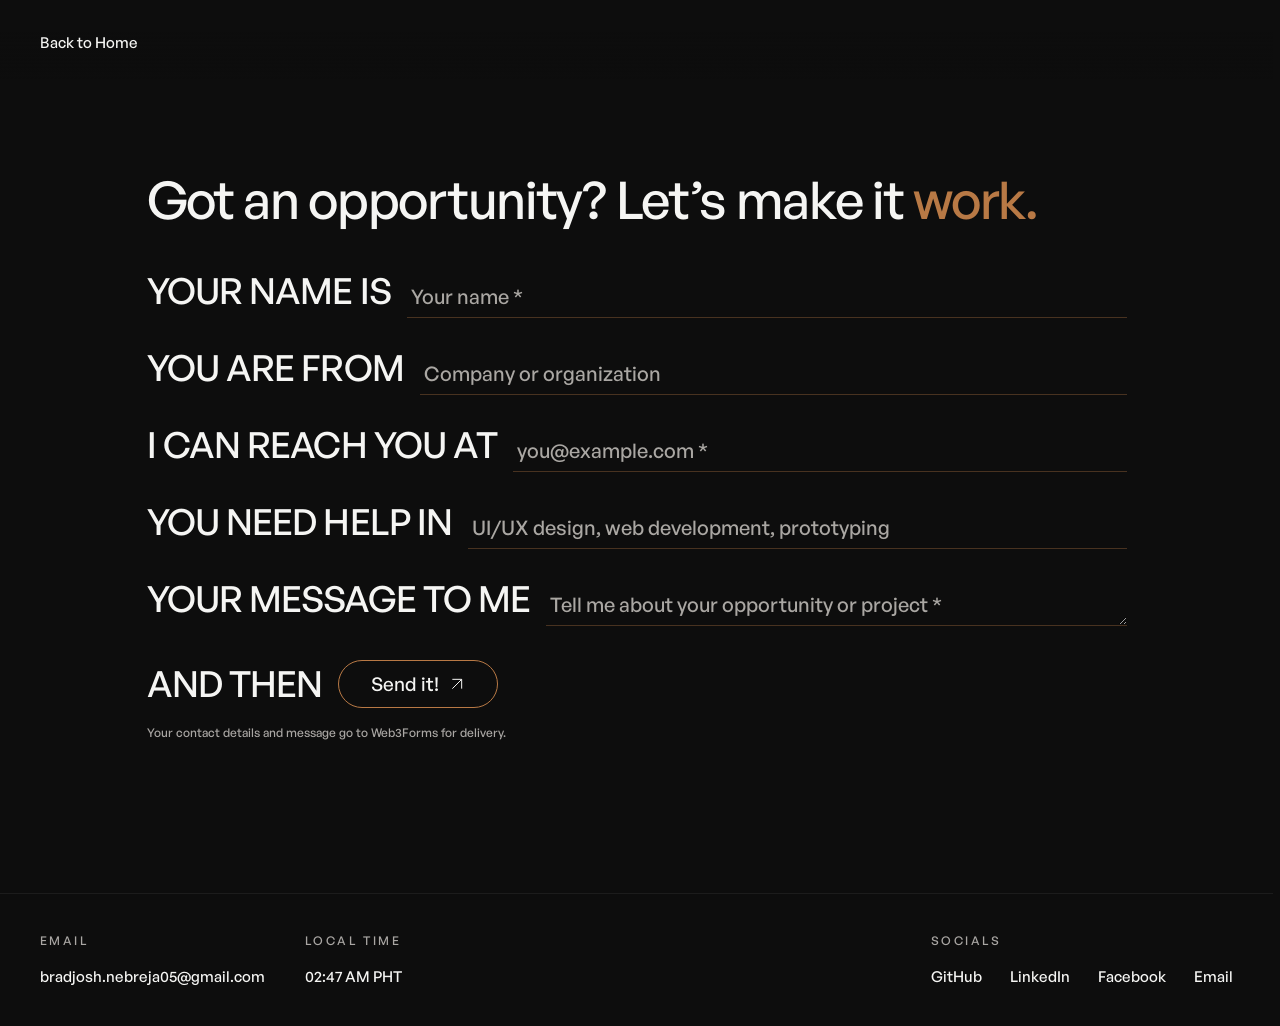
<file: contact.html>
<!doctype html>
<html lang="en">
  <head>
    <meta charset="utf-8" />
    <meta
      name="viewport"
      content="width=device-width,initial-scale=1,viewport-fit=cover"
    />
    <meta name="theme-color" content="#090909" />
    <link rel="icon" href="favicon.ico?v=bjn-logo-2" />
    <link rel="stylesheet" href="css/style.css" />
    <link rel="stylesheet" href="css/components.css" />
    <link rel="stylesheet" href="css/lenis.css" />
    <link rel="stylesheet" href="css/pages.css" />
    <title>Contact | Brad Josh</title>
    <meta
      name="description"
      content="Contact Brad Josh about internship opportunities, web development or interface design."
    />
  </head>
  <body class="detail-page contact-page">
    <a class="skip" href="#mainContent">Skip to content</a>
    <header class="page-nav">
      <a href="index.html" data-transition-title="Back to Home">Back to Home</a>
    </header>
    <main id="mainContent" class="contact-page-main">
      <div class="contact-page-content">
        <h1>Got an opportunity? Let’s make it <em>work.</em></h1>
        <portfolio-contact-form
          ><p role="status">Loading contact form…</p>
          <noscript
            ><p>
              You can also
              <a href="mailto:bradjosh.nebreja05@gmail.com"
                >email Brad directly</a
              >.
            </p></noscript
          ></portfolio-contact-form
        >
      </div>
    </main>
    <footer class="page-footer">
      <div>
        <h2>Email</h2>
        <a href="mailto:bradjosh.nebreja05@gmail.com"
          >bradjosh.nebreja05@gmail.com</a
        >
      </div>
      <div class="footer-contact-link">
        <h2>Get in touch</h2>
        <a href="contact.html" data-transition-title="Contact">Message me</a>
      </div>
      <div>
        <h2>Local time</h2>
        <time class="page-clock">Philippines · PHT</time>
      </div>
      <div class="page-socials">
        <h2>Socials</h2>
        <nav aria-label="Social profiles">
          <a
            href="https://github.com/Josh-L30"
            target="_blank"
            rel="noopener noreferrer"
            >GitHub</a
          ><a
            href="https://www.linkedin.com/in/brad-josh-nebreja-894248402/"
            target="_blank"
            rel="noopener noreferrer"
            data-social="linkedin"
            >LinkedIn</a
          ><a
            href="https://www.facebook.com/brad.josh.nebreja"
            target="_blank"
            rel="noopener noreferrer"
            >Facebook</a
          ><a href="mailto:bradjosh.nebreja05@gmail.com">Email</a>
        </nav>
      </div>
    </footer>
    <script type="module" src="js/detail-pages.js"></script>
  </body>
</html>
</file>
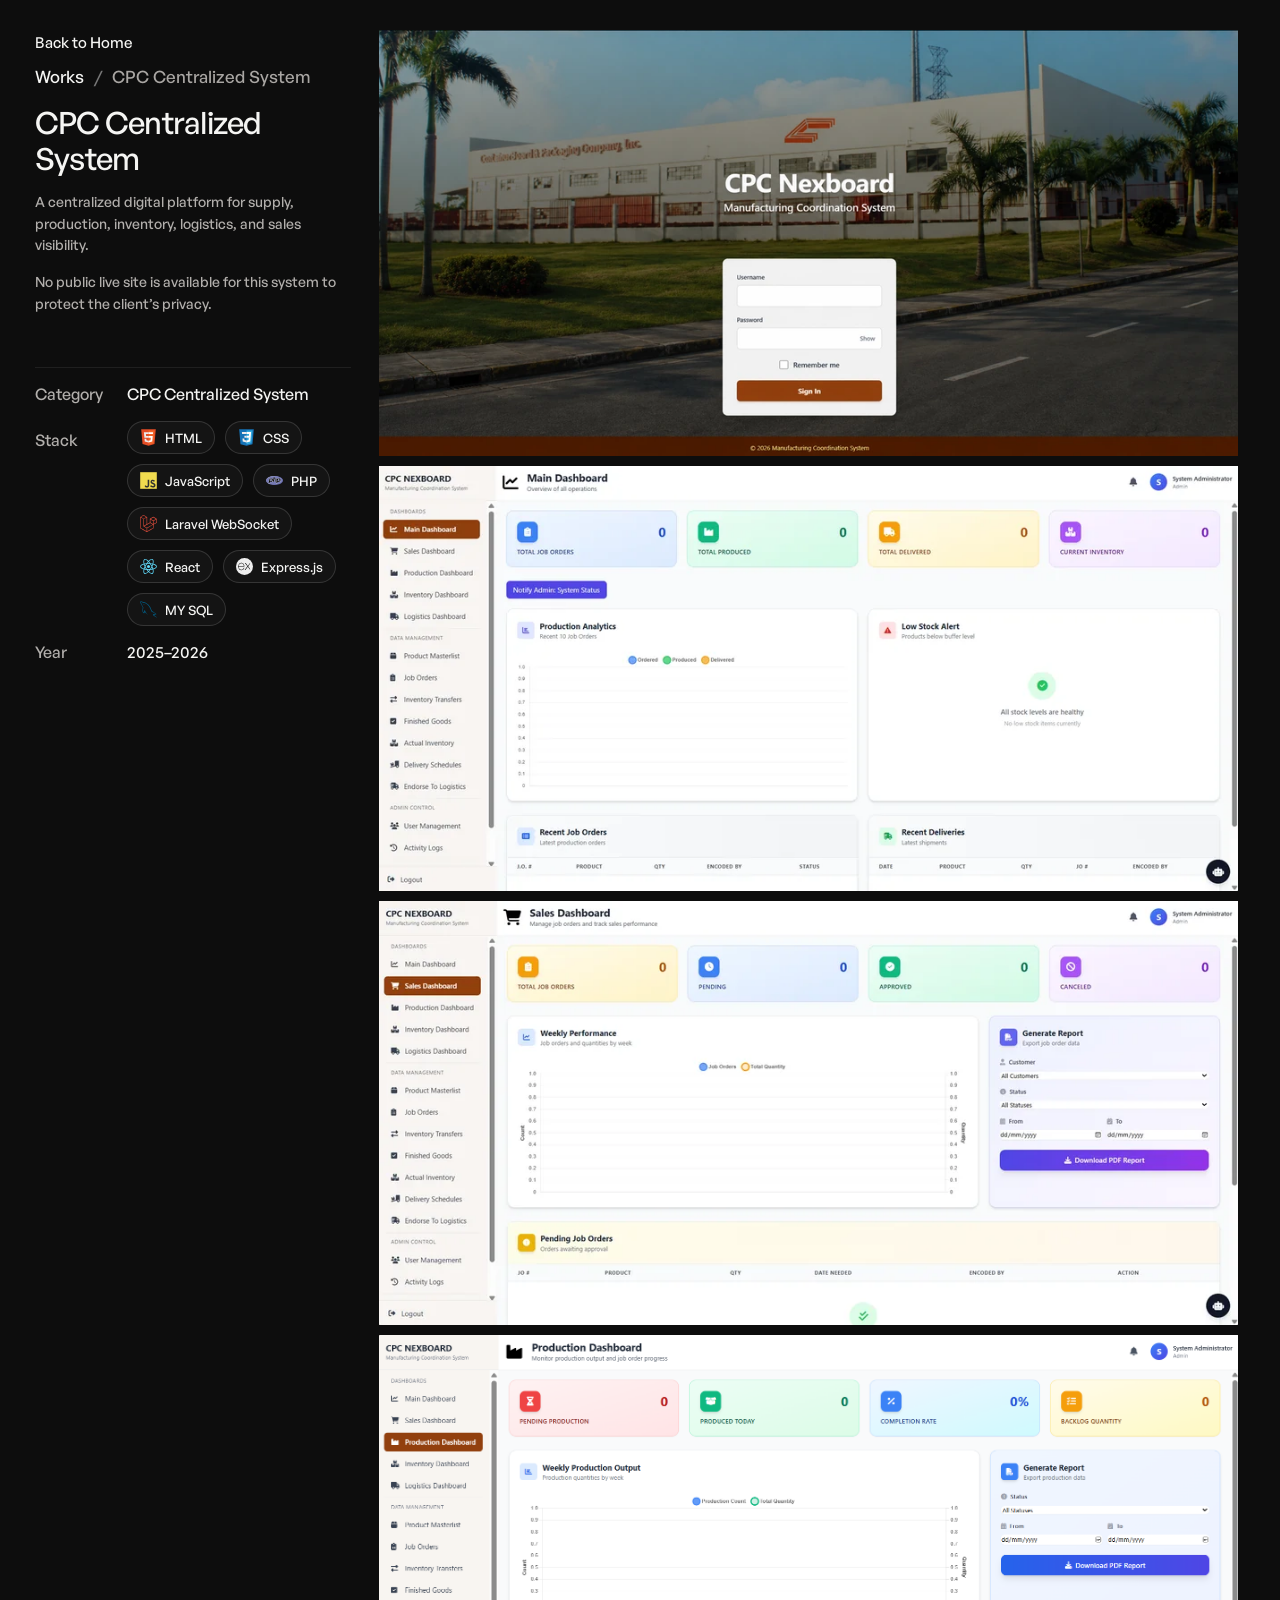
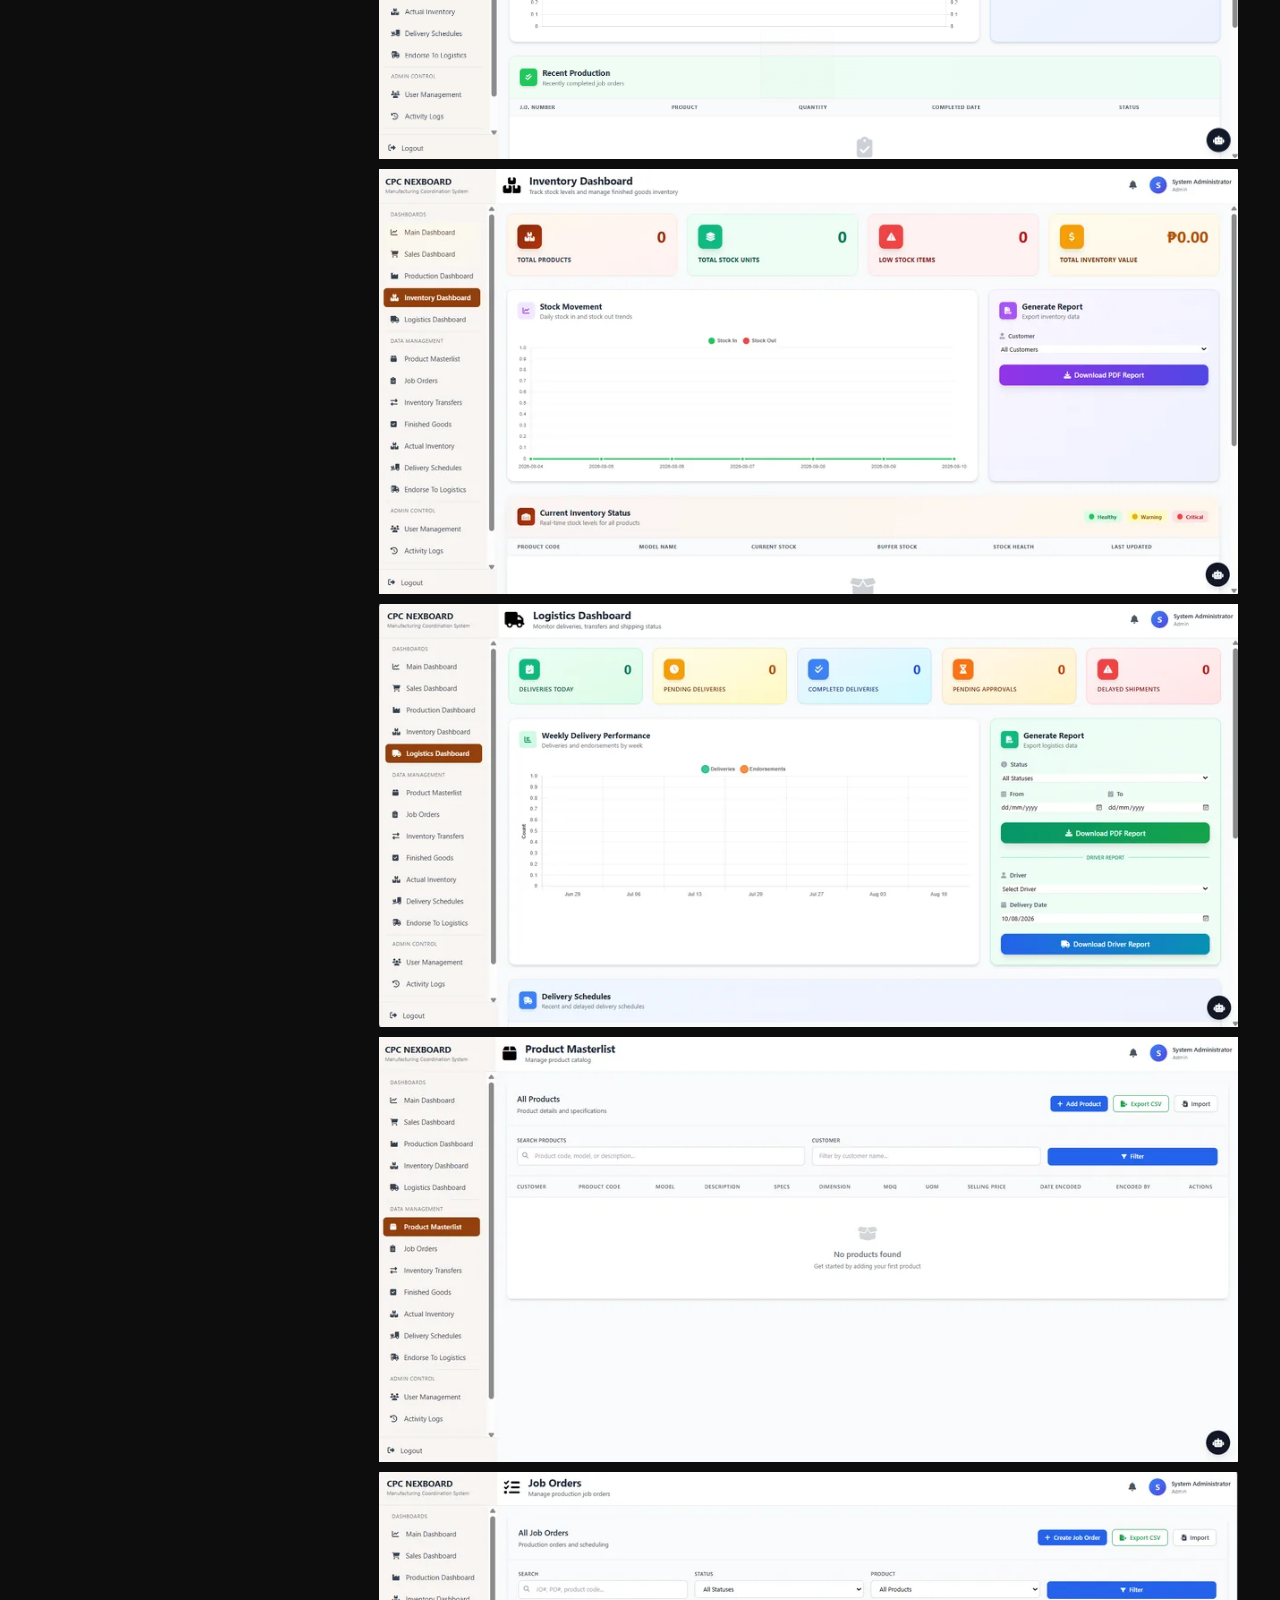
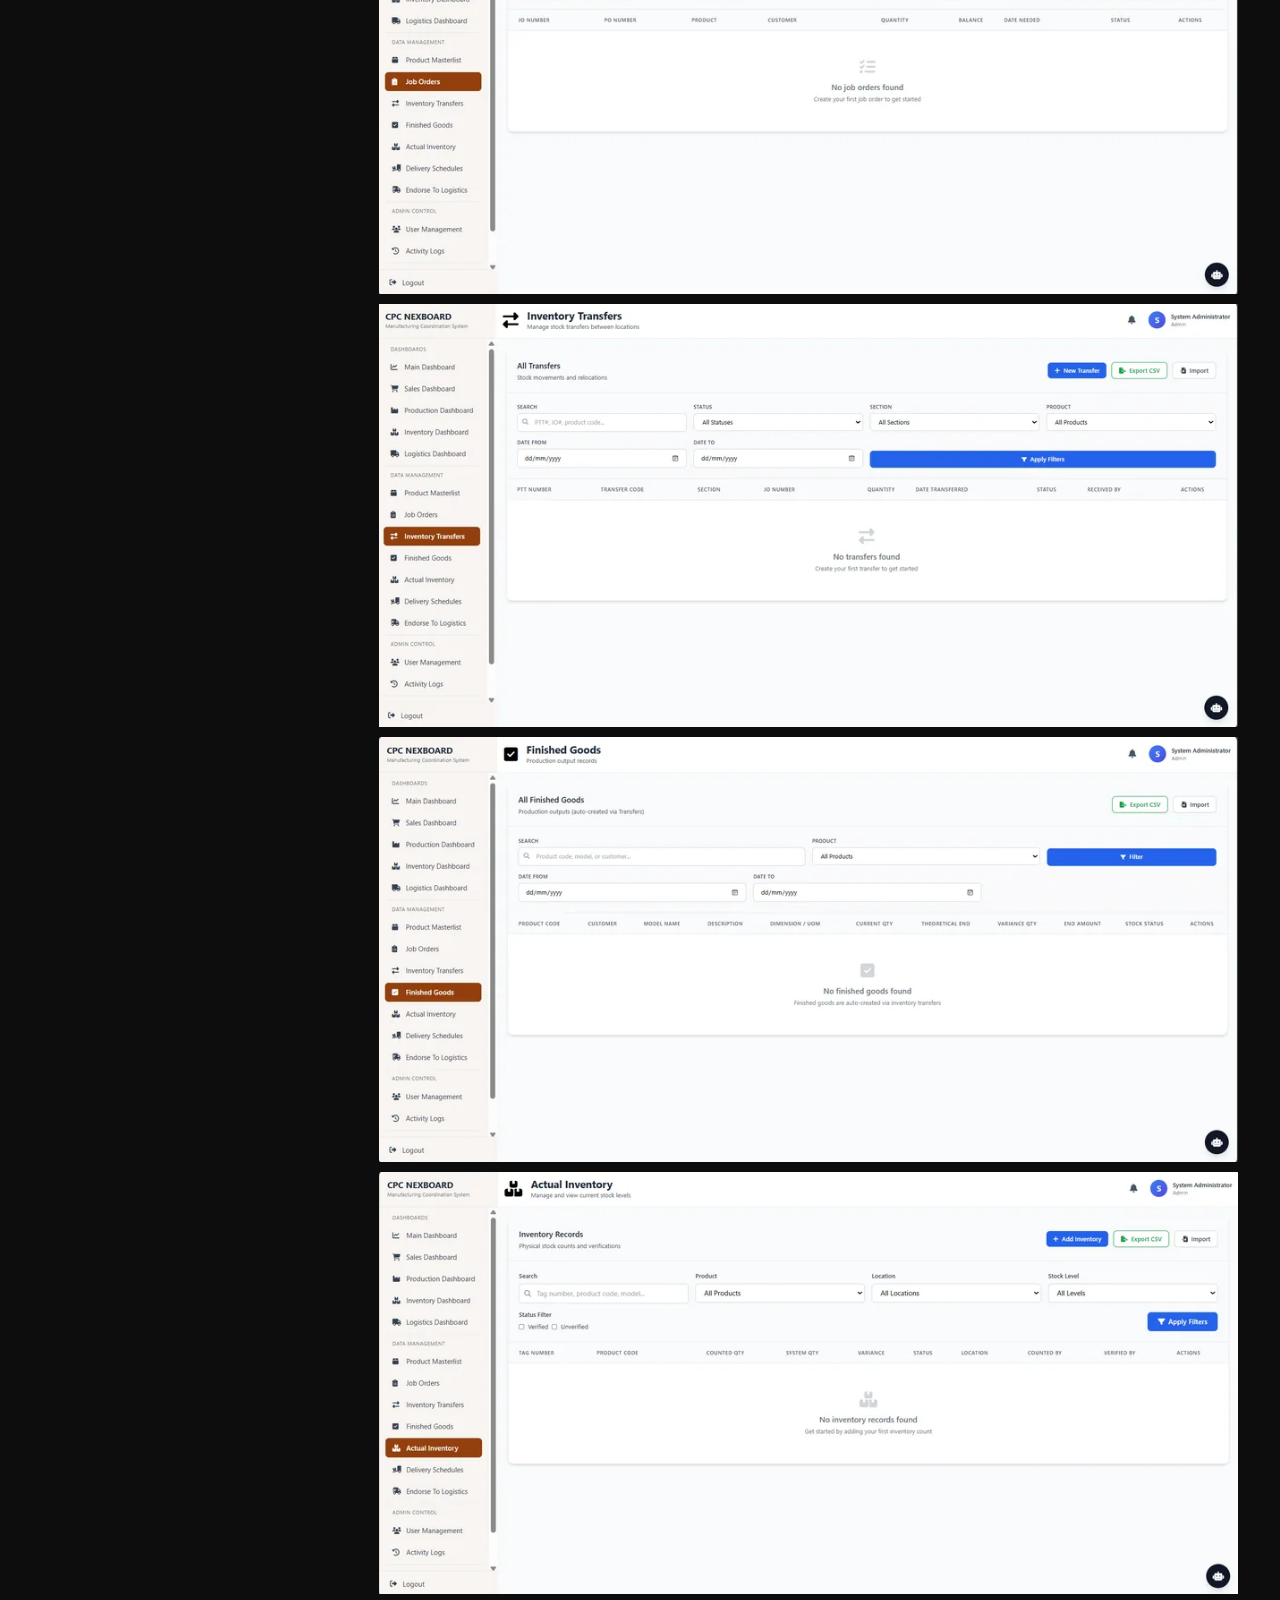
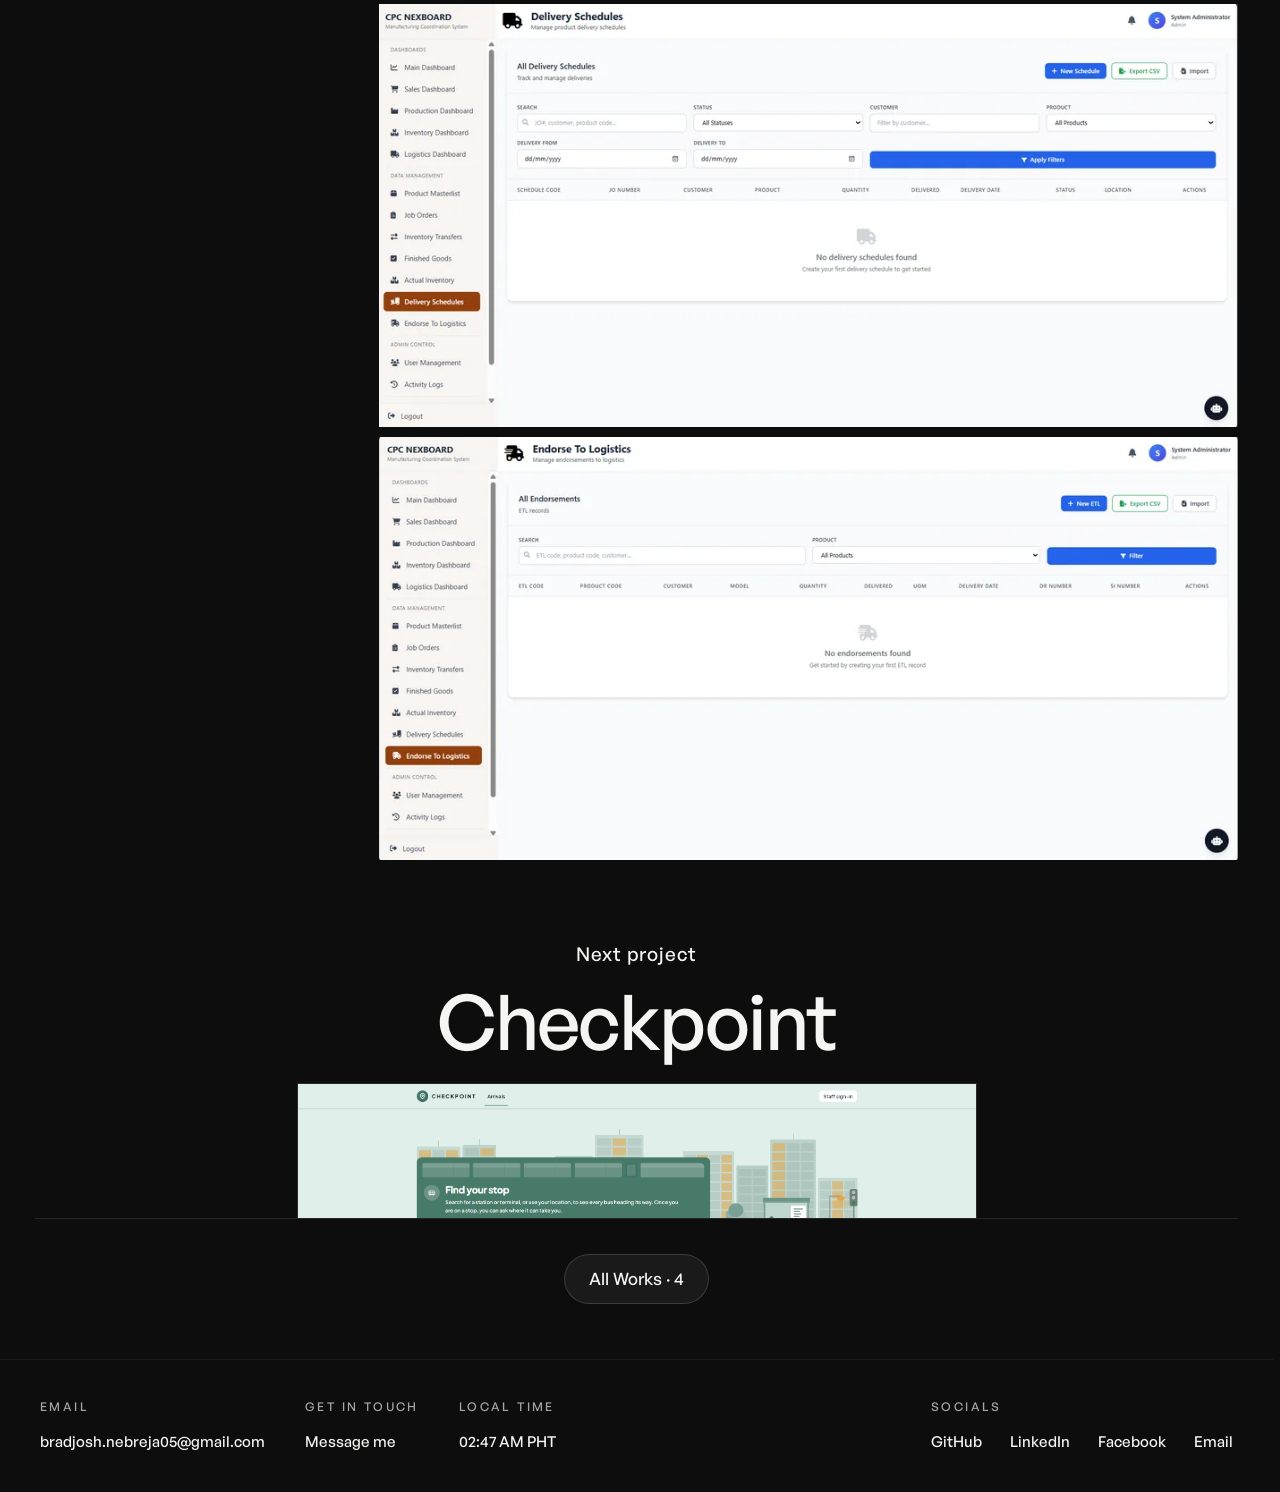
<file: project.html>
<!doctype html>
<html lang="en">
  <head>
    <meta charset="utf-8" />
    <meta
      name="viewport"
      content="width=device-width,initial-scale=1,viewport-fit=cover"
    />
    <meta name="theme-color" content="#090909" />
    <link rel="icon" href="favicon.ico?v=bjn-logo-2" />
    <link rel="stylesheet" href="css/style.css" />
    <link rel="stylesheet" href="css/components.css" />
    <link rel="stylesheet" href="css/lenis.css" />
    <link rel="stylesheet" href="css/pages.css" />
    <title>Project | Josh Nebreja</title>
    <meta
      name="description"
      content="Explore the project details, contribution, technology and screenshots of Josh Nebreja’s work."
    />
  </head>
  <body class="detail-page project-page">
    <a class="skip" href="#mainContent">Skip to content</a>
    <header class="page-nav">
      <a href="index.html" data-transition-title="Back to Home">Back to Home</a>
    </header>
    <main id="mainContent" class="project-page-main">
      <div id="projectContent">
        <p role="status">Loading project details…</p>
        <noscript
          ><p>
            Enable JavaScript to explore the project screenshots, or
            <a href="index.html">return to Selected Works</a>.
          </p></noscript
        >
      </div>
    </main>
    <footer class="page-footer">
      <div>
        <h2>Email</h2>
        <a href="mailto:bradjosh.nebreja05@gmail.com"
          >bradjosh.nebreja05@gmail.com</a
        >
      </div>
      <div class="footer-contact-link">
        <h2>Get in touch</h2>
        <a href="contact.html" data-transition-title="Contact">Message me</a>
      </div>
      <div>
        <h2>Local time</h2>
        <time class="page-clock">Philippines · PHT</time>
      </div>
      <div class="page-socials">
        <h2>Socials</h2>
        <nav aria-label="Social profiles">
          <a
            href="https://github.com/Josh-L30"
            target="_blank"
            rel="noopener noreferrer"
            >GitHub</a
          ><a
            href="https://www.linkedin.com/in/josh-nebreja-894248402/"
            target="_blank"
            rel="noopener noreferrer"
            data-social="linkedin"
            >LinkedIn</a
          ><a
            href="https://www.facebook.com/brad.josh.nebreja"
            target="_blank"
            rel="noopener noreferrer"
            >Facebook</a
          ><a href="mailto:bradjosh.nebreja05@gmail.com">Email</a>
        </nav>
      </div>
    </footer>
    <script type="module" src="js/detail-pages.js"></script>
  </body>
</html>
</file>
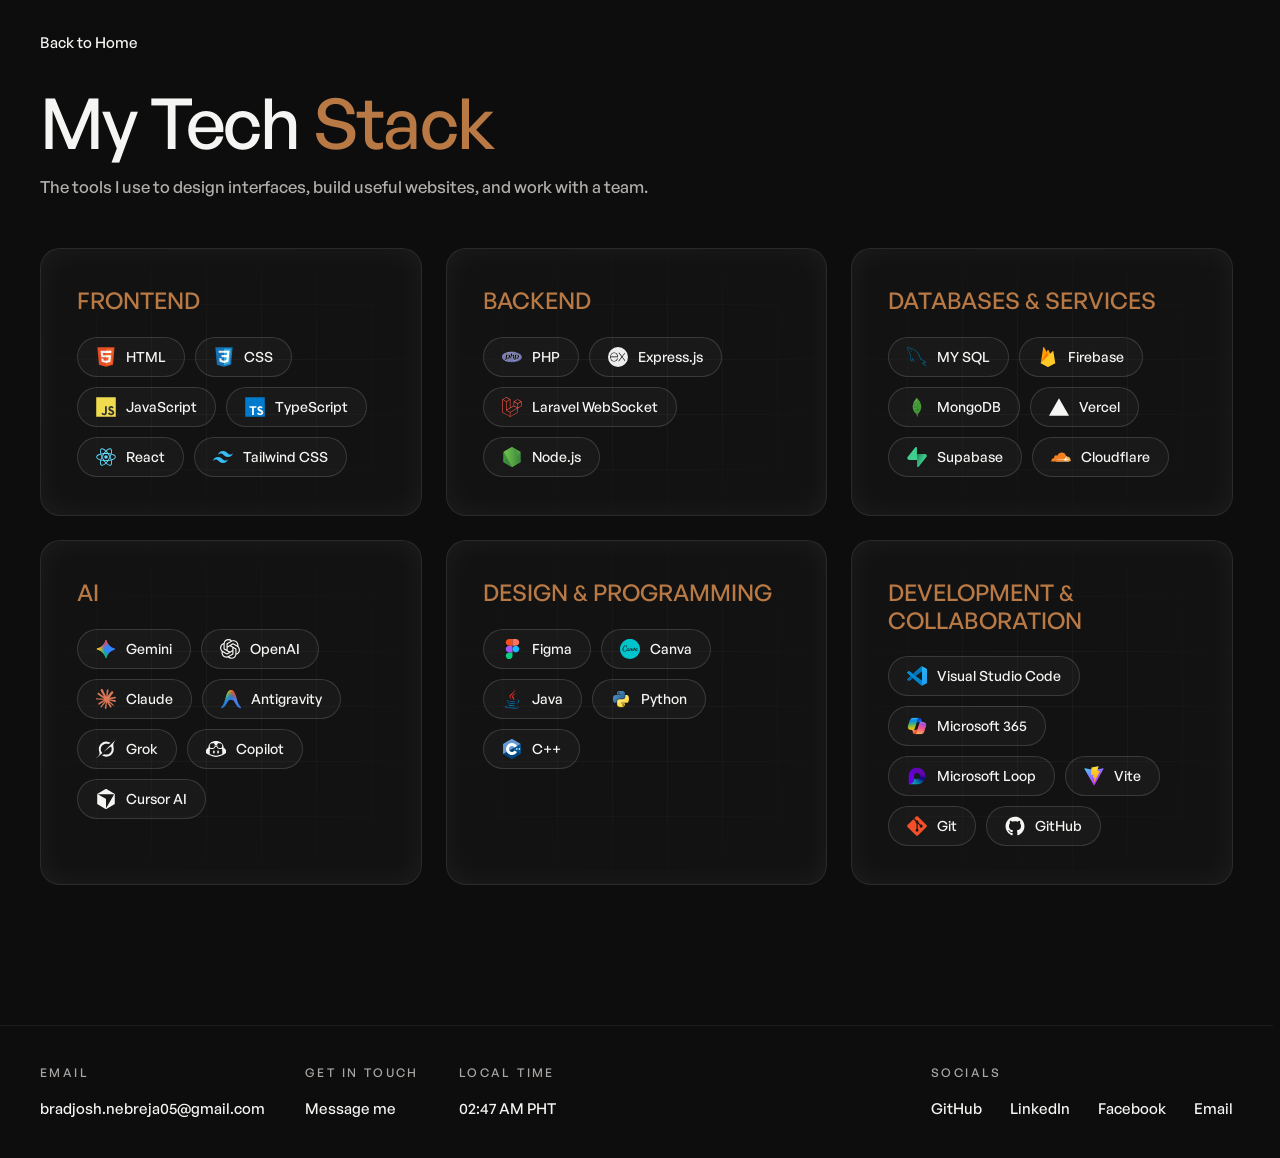
<file: stack.html>
<!doctype html>
<html lang="en">
  <head>
    <meta charset="utf-8" />
    <meta
      name="viewport"
      content="width=device-width,initial-scale=1,viewport-fit=cover"
    />
    <meta name="theme-color" content="#090909" />
    <link rel="icon" href="favicon.ico?v=bjn-logo-2" />
    <link rel="stylesheet" href="css/style.css" />
    <link rel="stylesheet" href="css/components.css" />
    <link rel="stylesheet" href="css/lenis.css" />
    <link rel="stylesheet" href="css/pages.css" />
    <title>Tech Stack | Josh Nebreja</title>
    <meta
      name="description"
      content="The development, design and collaboration tools used by Josh Nebreja."
    />
  </head>
  <body class="detail-page stack-page">
    <a class="skip" href="#mainContent">Skip to content</a>
    <header class="page-nav">
      <a href="index.html" data-transition-title="Back to Home">Back to Home</a>
    </header>
    <main id="mainContent" class="library-main">
      <header class="library-heading">
        <h1>My Tech <em>Stack</em></h1>
        <p>
          The tools I use to design interfaces, build useful websites, and work
          with a team.
        </p>
      </header>
      <div id="stackLibrary" class="stack-library">
        <p role="status">Loading tech stack…</p>
      </div>
    </main>
    <footer class="page-footer">
      <div>
        <h2>Email</h2>
        <a href="mailto:bradjosh.nebreja05@gmail.com"
          >bradjosh.nebreja05@gmail.com</a
        >
      </div>
      <div class="footer-contact-link">
        <h2>Get in touch</h2>
        <a href="contact.html" data-transition-title="Contact">Message me</a>
      </div>
      <div>
        <h2>Local time</h2>
        <time class="page-clock">Philippines · PHT</time>
      </div>
      <div class="page-socials">
        <h2>Socials</h2>
        <nav aria-label="Social profiles">
          <a
            href="https://github.com/Josh-L30"
            target="_blank"
            rel="noopener noreferrer"
            >GitHub</a
          ><a
            href="https://www.linkedin.com/in/josh-nebreja-894248402/"
            target="_blank"
            rel="noopener noreferrer"
            data-social="linkedin"
            >LinkedIn</a
          ><a
            href="https://www.facebook.com/brad.josh.nebreja"
            target="_blank"
            rel="noopener noreferrer"
            >Facebook</a
          ><a href="mailto:bradjosh.nebreja05@gmail.com">Email</a>
        </nav>
      </div>
    </footer>
    <script type="module" src="js/detail-pages.js"></script>
  </body>
</html>
</file>
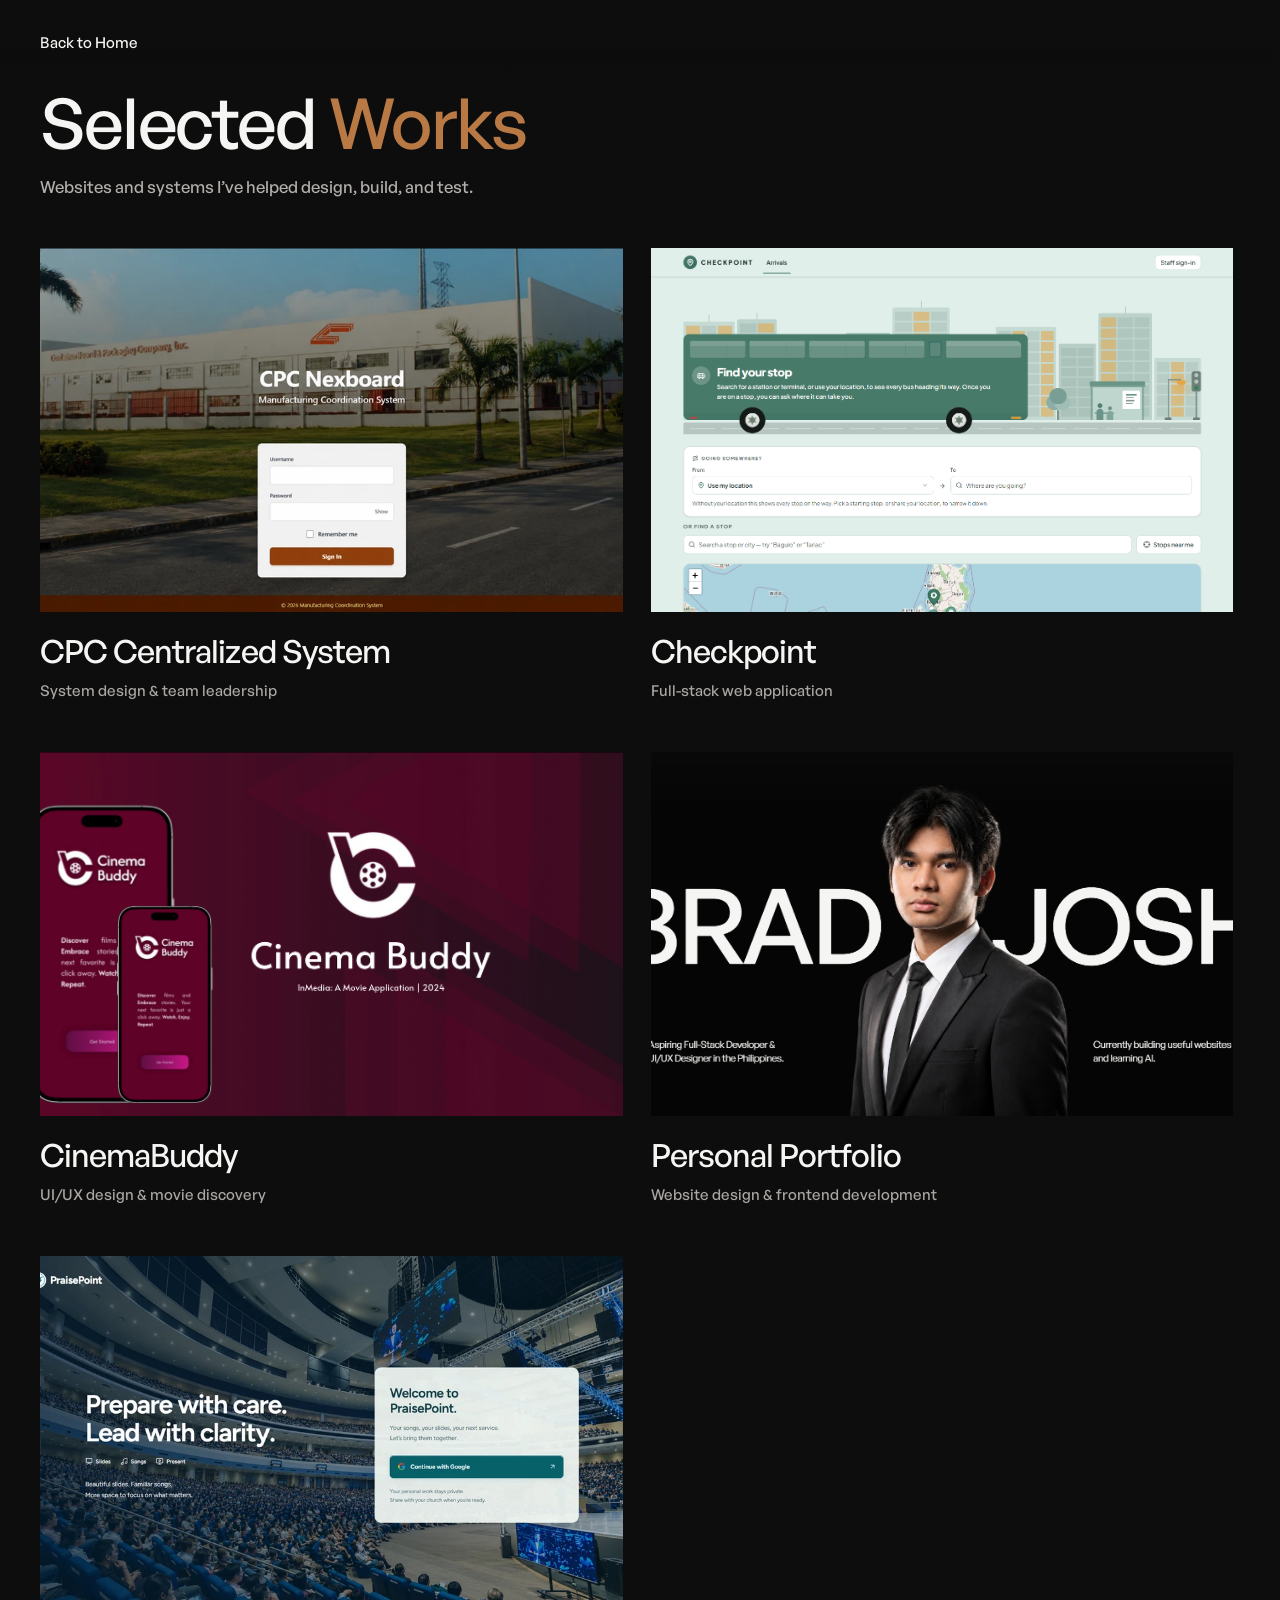
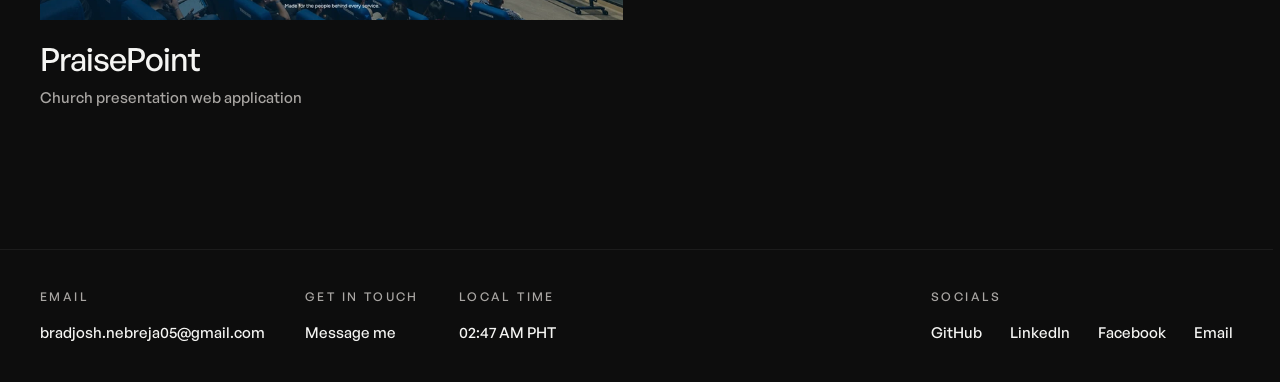
<file: works.html>
<!doctype html>
<html lang="en">
  <head>
    <meta charset="utf-8" />
    <meta
      name="viewport"
      content="width=device-width,initial-scale=1,viewport-fit=cover"
    />
    <meta name="theme-color" content="#090909" />
    <link rel="icon" href="favicon.ico?v=bjn-logo-2" />
    <link rel="stylesheet" href="css/style.css" />
    <link rel="stylesheet" href="css/components.css" />
    <link rel="stylesheet" href="css/lenis.css" />
    <link rel="stylesheet" href="css/pages.css" />
    <title>Selected Works | Josh Nebreja</title>
    <meta
      name="description"
      content="Five real projects in web development, UI/UX design and quality assurance."
    />
  </head>
  <body class="detail-page works-page">
    <a class="skip" href="#mainContent">Skip to content</a>
    <header class="page-nav">
      <a href="index.html" data-transition-title="Back to Home">Back to Home</a>
    </header>
    <main id="mainContent" class="library-main">
      <header class="library-heading">
        <h1>Selected <em>Works</em></h1>
        <p>Websites and systems I’ve helped design, build, and test.</p>
      </header>
      <div id="worksGrid" class="works-grid">
        <p role="status">Loading selected works…</p>
      </div>
    </main>
    <footer class="page-footer">
      <div>
        <h2>Email</h2>
        <a href="mailto:bradjosh.nebreja05@gmail.com"
          >bradjosh.nebreja05@gmail.com</a
        >
      </div>
      <div class="footer-contact-link">
        <h2>Get in touch</h2>
        <a href="contact.html" data-transition-title="Contact">Message me</a>
      </div>
      <div>
        <h2>Local time</h2>
        <time class="page-clock">Philippines · PHT</time>
      </div>
      <div class="page-socials">
        <h2>Socials</h2>
        <nav aria-label="Social profiles">
          <a
            href="https://github.com/Josh-L30"
            target="_blank"
            rel="noopener noreferrer"
            >GitHub</a
          ><a
            href="https://www.linkedin.com/in/josh-nebreja-894248402/"
            target="_blank"
            rel="noopener noreferrer"
            data-social="linkedin"
            >LinkedIn</a
          ><a
            href="https://www.facebook.com/brad.josh.nebreja"
            target="_blank"
            rel="noopener noreferrer"
            >Facebook</a
          ><a href="mailto:bradjosh.nebreja05@gmail.com">Email</a>
        </nav>
      </div>
    </footer>
    <script type="module" src="js/detail-pages.js"></script>
  </body>
</html>
</file>
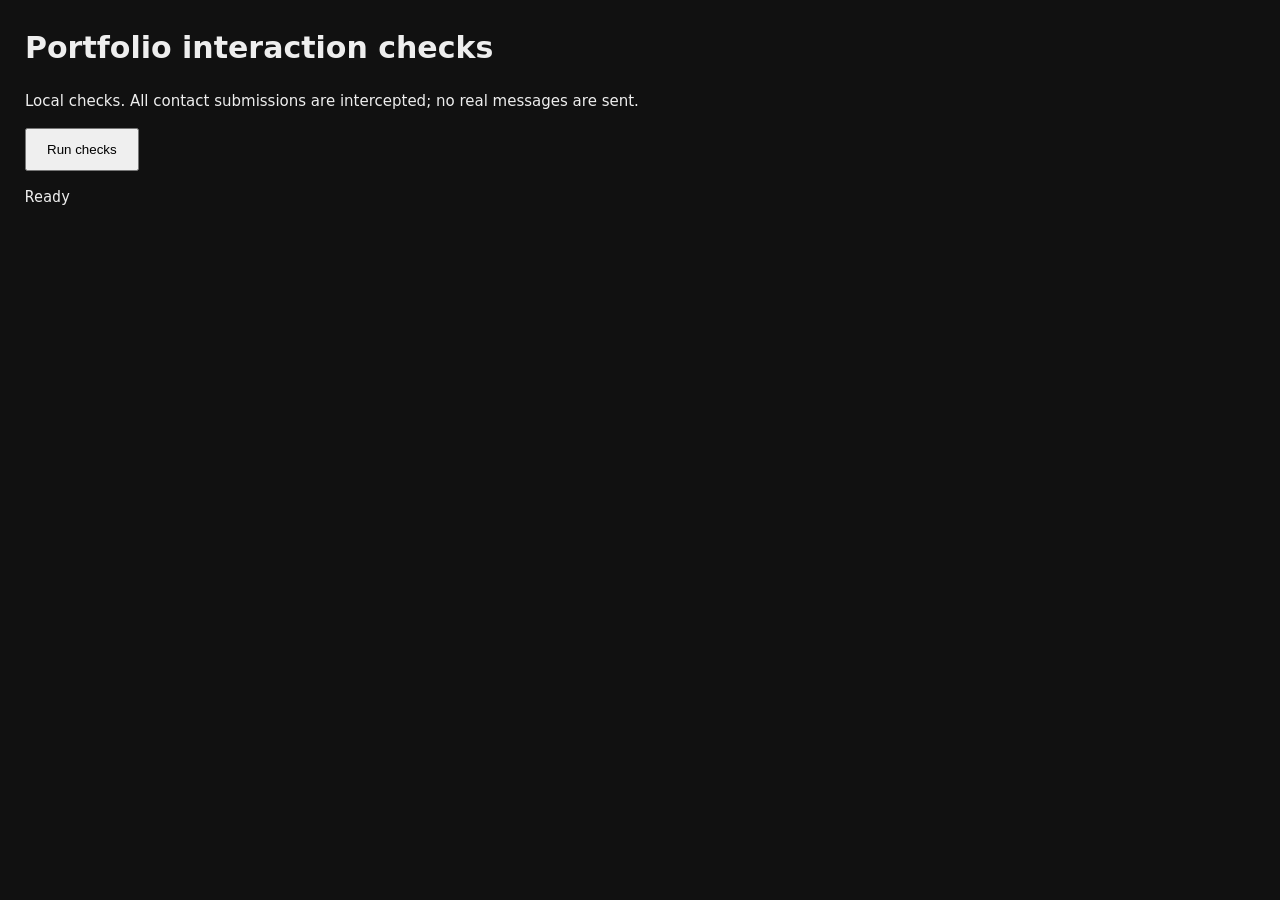
<file: tests/browser.html>
<!doctype html>
<html lang="en">
  <head>
    <meta charset="utf-8" />
    <title>Portfolio interaction checks</title>
    <style>
      body {
        margin: 25px;
        font: 15px/1.5 system-ui;
        color: #eee;
        background: #111;
      }
      button {
        padding: 12px 20px;
      }
      pre {
        white-space: pre-wrap;
      }
      iframe {
        display: block;
        border: 0;
        height: 900px;
        max-width: none;
      }
      #preview {
        overflow: auto;
      }
    </style>
  </head>
  <body>
    <h1>Portfolio interaction checks</h1>
    <p>
      Local checks. All contact submissions are intercepted; no real messages
      are sent.
    </p>
    <button id="run">Run checks</button>
    <pre id="results">Ready</pre>
    <div id="preview"></div>
    <script type="module">
      const results = document.getElementById("results");
      const area = document.getElementById("preview");
      const pause = (ms) => new Promise((resolve) => setTimeout(resolve, ms));
      let total = 0,
        failures = 0;
      function check(value, label) {
        total++;
        if (!value) failures++;
        results.textContent += `${value ? "PASS" : "FAIL"} ${label}\n`;
      }
      async function until(fn, timeout = 6000) {
        const deadline = Date.now() + timeout;
        while (!fn() && Date.now() < deadline) await pause(35);
        if (!fn()) throw new Error("Timed out waiting for interface state");
      }
      async function frame(
        width = 1440,
        mode = "normal",
        page = "/index.html",
      ) {
        area.replaceChildren();
        const f = document.createElement("iframe");
        f.width = width;
        f.title = "Portfolio under test";
        let html = await (await fetch(page)).text();
        const setup = `<base href="${location.origin}/"><script>
          window.__mode=${JSON.stringify(mode)};window.__calls=0;
          const nativeFetch=window.fetch.bind(window),nativeMedia=window.matchMedia.bind(window);
          if(__mode==='reduced')window.matchMedia=q=>q==='(prefers-reduced-motion: reduce)'?{matches:true,addEventListener(){},removeEventListener(){}}:nativeMedia(q);
          if(__mode==='saveData')Object.defineProperty(navigator,'connection',{value:{saveData:true,addEventListener(){},removeEventListener(){}}});
          window.fetch=async(url,options)=>{
            if(options?.method==='POST'){
              __calls++;await new Promise(r=>setTimeout(r,80));
              if(__mode==='network')throw Error('network');
              if(__mode==='timeout')throw new DOMException('Timeout','TimeoutError');
              if(__mode==='malformed')return new Response('not json');
              return new Response(JSON.stringify({success:__mode==='accept'}),{status:__mode==='http'?500:200,headers:{'Content-Type':'application/json'}});
            }
            const path=new URL(url,location.href).pathname;
            if(path==='/api/github')return new Response('{}',{status:503});
            if(__mode==='activityUnavailable'&&path==='/data/github-contributions.json')return new Response('{}',{status:503});
            return nativeFetch(url,options);
          };
        <\/script>`;
        html = html.replace("<head>", "<head>" + setup);
        f.srcdoc = html;
        area.append(f);
        await new Promise((resolve) => (f.onload = resolve));
        await f.contentDocument.fonts.ready;
        await until(() =>
          page === "/contact.html"
            ? Boolean(f.contentDocument.querySelector("form"))
            : f.contentDocument.querySelectorAll(".project-row").length === 5 &&
              f.contentDocument.querySelectorAll(".certificate-item").length ===
                5 &&
              f.contentDocument.documentElement.dataset.wordMotion === "ready",
        );
        await pause(100);
        return f;
      }
      async function run() {
        total = failures = 0;
        results.textContent = "";
        document.getElementById("run").disabled = true;
        try {
          for (const width of [320, 390, 768, 1032, 1440]) {
            const f = await frame(width);
            const d = f.contentDocument,
              w = f.contentWindow;
            check(
              d.documentElement.scrollWidth <= w.innerWidth,
              `No horizontal overflow at ${width}`,
            );
            check(
              d.querySelector("h1").getAttribute("aria-label") ===
                "Brad Josh Nebreja",
              `Owner name at ${width}`,
            );
            check(
              [
                "home",
                "about",
                "services",
                "work",
                "experience",
                "workflow",
                "stack",
                "github",
                "certifications",
                "contact",
              ].every((id) => d.getElementById(id)),
              `All requested sections at ${width}`,
            );
            check(
              !d.querySelector("#education"),
              `Education remains removed at ${width}`,
            );
            check(
              d.querySelectorAll("#about strong").length === 9,
              `Nine About highlights at ${width}`,
            );
            check(
              d.querySelectorAll(".project-row").length === 5,
              `Five Selected Works at ${width}`,
            );
            check(
              d.querySelectorAll(".stack-groups:not(.stack-replica) .tech-chip")
                .length === 34,
              `34 tools; full library linked at ${width}`,
            );
            check(
              d.querySelectorAll(".experience details").length === 5,
              `Five experiences retained at ${width}`,
            );
            if (width <= 1100) {
              const row = d.querySelector(".experience details");
              row.querySelector("summary").click();
              check(
                w.getComputedStyle(row.querySelector(".experience-description"))
                  .display === "none" &&
                  w.getComputedStyle(row.querySelector(".title")).visibility ===
                    "hidden",
                `Compact Experience replaces its label without duplicate text at ${width}`,
              );
              check(
                w.getComputedStyle(d.querySelector(".experience-object"))
                  .display === "none",
                `Compact Experience hides decorative keyboard at ${width}`,
              );
              row.open = false;
            }
            check(
              d.querySelectorAll(".workflow-item").length === 3,
              `AI, Code and Workflow at ${width}`,
            );
            check(
              d.querySelectorAll('a[href$="CV-2026-v6.pdf"]').length >= 1,
              `Current CV links at ${width}`,
            );
            check(
              d.querySelectorAll(".hero-socials a").length === 4 &&
                d.querySelectorAll(".menu-profile-links a").length === 4,
              `Owner social icons at ${width}`,
            );
            check(
              w
                .getComputedStyle(d.documentElement)
                .getPropertyValue("--accent")
                .trim() === "#b87945",
              `Caramel palette at ${width}`,
            );
            d.getElementById("menuToggle").click();
            await pause(900);
            check(
              d.getElementById("mobileMenu").open &&
                d.body.classList.contains("modal-open"),
              `Menu opens and locks scroll at ${width}`,
            );
            check(d.activeElement.id === "closeMenu", `Menu focus at ${width}`);
            check(
              d.querySelectorAll("#mobileMenu nav a").length === 8,
              `All navigation destinations at ${width}`,
            );
            d.getElementById("closeMenu").click();
            await until(
              () =>
                !d.getElementById("mobileMenu").open &&
                !d.body.classList.contains("modal-open") &&
                d.activeElement === d.getElementById("menuToggle"),
            );
            check(
              !d.getElementById("mobileMenu").open &&
                !d.body.classList.contains("modal-open"),
              `Menu closes and unlocks at ${width}`,
            );
            check(
              d.activeElement.id === "menuToggle",
              `Menu restores focus at ${width}`,
            );
            const first = d.querySelector(".experience details"),
              second = d.querySelectorAll(".experience details")[1];
            first.querySelector("summary").click();
            second.querySelector("summary").click();
            await pause(50);
            check(
              !first.open && second.open,
              `Exclusive experience accordion at ${width}`,
            );
            const next = d.querySelector('[aria-label="Next certificate"]');
            next.click();
            check(
              d.querySelectorAll(".certificate-item.is-current").length === 1 &&
                d
                  .querySelectorAll(".certificate-item")[1]
                  .classList.contains("is-current"),
              `Carousel advances at ${width}`,
            );
            d.querySelector('[aria-label="Previous certificate"]').click();
            check(
              d
                .querySelector(".certificate-item")
                .classList.contains("is-current"),
              `Carousel reverses at ${width}`,
            );
            d.querySelector('[aria-label="Previous certificate"]').click();
            check(
              d
                .querySelectorAll(".certificate-item")[4]
                .classList.contains("is-current"),
              `Carousel wraps at ${width}`,
            );
            check(
              [...d.querySelectorAll(".certificate-item")].filter(
                (e) => !e.inert,
              ).length === 1,
              `Only current certificate is interactive at ${width}`,
            );
            const stage = d.querySelector(".certificate-stage");
            stage.dispatchEvent(
              new w.KeyboardEvent("keydown", { key: "Home", bubbles: true }),
            );
            check(
              d
                .querySelector(".certificate-item")
                .classList.contains("is-current"),
              `Carousel Home key at ${width}`,
            );
            d.querySelector(".certificate-item").click();
            await pause(100);
            check(
              d.getElementById("imageDialog").open,
              `Certificate viewer opens at ${width}`,
            );
            check(
              d.activeElement.id === "closeImage",
              `Certificate viewer focuses close at ${width}`,
            );
            d.getElementById("closeImage").click();
            await until(() => !d.body.classList.contains("modal-open"));
            check(
              !d.body.classList.contains("modal-open"),
              `Certificate viewer restores page at ${width}`,
            );
            for (const id of [
              "cpc",
              "checkpoint",
              "cinemabuddy",
              "portfolio",
              "praisepoint",
            ]) {
              const link = d.querySelector(
                `.project-main[href$="project=${id}"]`,
              );
              check(
                Boolean(link),
                `${id} dedicated case-study link at ${width}`,
              );
            }
            check(
              d.querySelector(".view-all").getAttribute("href") ===
                "stack.html",
              `Tech Stack View All at ${width}`,
            );
            check(
              d
                .querySelector("#contact .reference-pill")
                .getAttribute("href") === "contact.html",
              `Dedicated Contact link at ${width}`,
            );
            await until(
              () =>
                d.querySelector("portfolio-contributions").dataset
                  .activityState === "snapshot",
            );
            check(
              d.querySelectorAll(".contribution-day").length >= 300,
              `Verified activity fallback at ${width}`,
            );
            const words = d.querySelectorAll("#about .word");
            w.scrollTo({ top: 0, behavior: "instant" });
            await pause(80);
            const before = words[0].style.getPropertyValue("--word-fill");
            w.scrollTo({
              top: d.getElementById("about").offsetTop + 200,
              behavior: "instant",
            });
            await pause(100);
            const after = words[0].style.getPropertyValue("--word-fill");
            check(
              parseFloat(after) > parseFloat(before),
              `About words fill with scrolling at ${width}`,
            );
            w.scrollTo({ top: 0, behavior: "instant" });
            await pause(100);
            check(
              parseFloat(words[0].style.getPropertyValue("--word-fill")) <=
                parseFloat(after),
              `About fill reverses at ${width}`,
            );
          }
          for (const mode of ["reduced", "saveData"]) {
            const f = await frame(390, mode),
              d = f.contentDocument,
              w = f.contentWindow;
            check(
              d.documentElement.hasAttribute("data-motion-static"),
              `${mode} disables motion`,
            );
            check(
              [...d.querySelectorAll("#about .word")].every(
                (e) => w.getComputedStyle(e).opacity === "1",
              ),
              `${mode} words remain readable`,
            );
          }
          let f = await frame(390, "activityUnavailable"),
            d = f.contentDocument;
          await until(
            () =>
              d.querySelector("portfolio-contributions").dataset
                .activityState === "unavailable",
          );
          check(
            d.querySelector(".contribution-error button") &&
              d.querySelector(".contribution-error a").href ===
                "https://github.com/Josh-L30",
            "Activity outage has retry and real profile link",
          );
          for (const mode of [
            "reject",
            "http",
            "malformed",
            "network",
            "timeout",
            "accept",
          ]) {
            f = await frame(390, mode, "/contact.html");
            d = f.contentDocument;
            const form = d.querySelector("form");
            form.elements.name.value = "Local test";
            form.elements.email.value = "test@example.com";
            form.elements.message.value = "Intercepted regression check";
            form.requestSubmit();
            form.requestSubmit();
            await pause(160);
            check(
              f.contentWindow.__calls === 1,
              `One intercepted request: ${mode}`,
            );
            check(
              !form.querySelector("button[type=submit]").disabled,
              `Contact unlocks: ${mode}`,
            );
            check(
              mode === "accept"
                ? form.elements.message.value === ""
                : form.elements.message.value ===
                    "Intercepted regression check",
              `Contact preserves/resets message: ${mode}`,
            );
            check(
              form.querySelector("button").dataset.state ===
                (mode === "accept" ? "success" : "error"),
              `Contact status: ${mode}`,
            );
          }
        } catch (error) {
          check(false, error.stack);
        } finally {
          results.textContent += `\n${total - failures}/${total} passed`;
          document.documentElement.dataset.testResult = failures
            ? "fail"
            : "pass";
          document.getElementById("run").disabled = false;
        }
      }
      document.getElementById("run").addEventListener("click", run);
    </script>
  </body>
</html>
</file>
<file: css/style.css>
@font-face {
  font-family: GeneralSans;
  src: url("../assets/fonts/general-sans-400.woff2") format("woff2");
  font-weight: 400;
  font-display: swap;
}
@font-face {
  font-family: GeneralSans;
  src: url("../assets/fonts/general-sans-500.woff2") format("woff2");
  font-weight: 500;
  font-display: swap;
}
@font-face {
  font-family: GeneralSans;
  src: url("../assets/fonts/general-sans-700.woff2") format("woff2");
  font-weight: 700;
  font-display: swap;
}
:root {
  --bg: #090909;
  --surface: #131313;
  --panel: #1c1b1a;
  --ink: #f5f5f3;
  --soft: #a9a6a3;
  --muted: #7d7975;
  --line: #33312f;
  --accent: #b87945;
  --accent-ink: #110e0b;
  --accent-dark: #55351e;
  --font: GeneralSans, Arial, sans-serif;
  --ease: cubic-bezier(0.22, 1, 0.36, 1);
  --menu-ease: cubic-bezier(0.76, 0, 0.24, 1);
  color-scheme: dark;
}
* {
  box-sizing: border-box;
}
html {
  scroll-behavior: smooth;
  scroll-padding-top: 110px;
  scrollbar-gutter: stable;
}
body {
  margin: 0;
  background: var(--bg);
  color: var(--ink);
  font: 400 16px/1.55 var(--font);
  overflow-x: clip;
}
body.modal-open {
  position: fixed;
  top: var(--locked-top);
  width: 100%;
  overflow: hidden;
}
::selection {
  background: var(--accent);
  color: var(--accent-ink);
}
::-webkit-scrollbar {
  width: 7px;
}
::-webkit-scrollbar-thumb {
  background: #5c5148;
  border-radius: 6px;
}
::-webkit-scrollbar-track {
  background: var(--bg);
}
a {
  color: inherit;
  text-decoration: none;
}
button,
input,
textarea {
  font: inherit;
}
button,
a {
  -webkit-tap-highlight-color: transparent;
  touch-action: manipulation;
}
button {
  color: inherit;
  cursor: pointer;
}
button:disabled {
  opacity: 0.35;
  cursor: default;
}
button:focus-visible,
a:focus-visible,
summary:focus-visible {
  outline: 2px solid var(--accent);
  outline-offset: 6px;
}
img,
svg {
  display: block;
  max-width: 100%;
}
h1,
h2,
h3,
p,
figure {
  margin: 0;
}
h1,
h2,
h3 {
  font-weight: 500;
}
em,
strong {
  color: var(--accent);
  font-style: normal;
  font-weight: inherit;
}
svg {
  width: 24px;
  height: 24px;
  flex-shrink: 0;
}
[hidden] {
  display: none !important;
}
.container {
  width: min(1060px, calc(100% - 96px));
  margin-inline: auto;
}
.section {
  padding-block: 100px;
}
.section-heading {
  margin-bottom: 42px;
}
.section-label {
  font-size: 12px;
  letter-spacing: 0.24em;
  text-transform: uppercase;
  line-height: 1.5;
  font-weight: 700;
}
.display {
  font-size: clamp(36px, 4.05vw, 60px);
  line-height: 1.16;
  letter-spacing: -0.04em;
  margin-top: 20px;
}
.subtle {
  color: var(--soft);
  font-size: 13px;
}
.inline-heading {
  display: flex;
  justify-content: space-between;
  align-items: center;
  gap: 22px;
}
.inline-link {
  display: inline-flex;
  gap: 12px;
  align-items: center;
  min-height: 44px;
  font-size: 14px;
  transition: color 0.25s;
}
.inline-link svg {
  width: 17px;
  height: 17px;
}
.inline-link:hover {
  color: var(--accent);
}
.skip {
  position: fixed;
  z-index: 200;
  top: -70px;
  left: 20px;
  padding: 10px 16px;
  background: var(--accent);
  color: var(--accent-ink);
}
.skip:focus {
  top: 10px;
}

/* The reference's fixed maker mark, social rail and circular menu. */
.site-header {
  position: fixed;
  inset: 40px 44px auto;
  z-index: 40;
  display: flex;
  justify-content: space-between;
  align-items: flex-start;
  pointer-events: none;
}
.site-header > * {
  pointer-events: auto;
}
.site-header::before {
  content: "";
  position: fixed;
  inset: 0 0 auto;
  height: 120px;
  background: linear-gradient(#090909c9, transparent);
  z-index: -1;
  pointer-events: none;
}
.brand {
  position: relative;
  display: block;
  width: 230px;
  height: 60px;
  perspective: 600px;
  color: var(--ink);
}
.brand-cube {
  position: absolute;
  top: 0;
  left: 0;
  width: 48px;
  height: 58px;
  perspective: 280px;
  transition:
    opacity 0.3s 0.06s var(--ease),
    translate 0.8s var(--ease);
}
.brand-solid {
  position: absolute;
  width: 34px;
  height: 34px;
  left: 7px;
  top: 11px;
  transform-style: preserve-3d;
  transform: rotateX(-27deg) rotateY(-35deg);
  transition: transform 0.9s cubic-bezier(0.22, 1, 0.36, 1);
}
.cube-face {
  position: absolute;
  inset: 0;
  backface-visibility: hidden;
  background: #fff center / cover no-repeat;
  background-blend-mode: multiply;
  transition: background-color 0.22s var(--ease);
  border: 0.5px solid #242424;
}
.cube-front {
  transform: translateZ(17px);
  background-image: url("../assets/cube-face-b.svg");
}
.cube-back {
  transform: rotateY(180deg) translateZ(17px);
  background-image: url("../assets/cube-face-b.svg");
}
.cube-right {
  transform: rotateY(90deg) translateZ(17px);
  background-image: url("../assets/cube-face-j.svg");
  filter: brightness(0.8);
}
.cube-left {
  transform: rotateY(-90deg) translateZ(17px);
  background-image: url("../assets/cube-face-j.svg");
  filter: brightness(0.85);
}
.cube-top {
  transform: rotateX(90deg) translateZ(17px);
  background-image: url("../assets/cube-face-n.svg");
}
.cube-bottom {
  transform: rotateX(-90deg) translateZ(17px);
  background-image: url("../assets/cube-face-n.svg");
  filter: brightness(0.7);
}
.brand-name {
  position: absolute;
  top: 50%;
  left: 0;
  font-size: 18px;
  font-weight: 500;
  color: #fff;
  letter-spacing: -0.025em;
  white-space: nowrap;
  opacity: 0;
  transform: translate(16px, -50%) rotateX(-25deg);
  transition:
    transform 0.42s var(--ease),
    opacity 0.32s var(--ease);
}
.brand:is(:focus-visible, .is-revealed) .cube-face {
  background-color: var(--accent);
}
.brand:is(:focus-visible, .is-revealed) .brand-cube {
  transition-delay: 0.48s, 0s;
  translate: 12px 0;
  opacity: 0;
}
.brand:is(:focus-visible, .is-revealed) .brand-solid {
  transform: rotateX(-27deg) rotateY(325deg) scale(0.7);
}
.brand:is(:focus-visible, .is-revealed) .brand-name {
  opacity: 1;
  transform: translate(0, -50%) rotateX(0deg);
  transition-delay: 0.46s;
}
@media (hover: hover) and (pointer: fine) {
  .brand:hover .cube-face {
    background-color: var(--accent);
  }
  .brand:hover .brand-cube {
    transition-delay: 0.48s, 0s;
    translate: 12px 0;
    opacity: 0;
  }
  .brand:hover .brand-solid {
    transform: rotateX(-27deg) rotateY(325deg) scale(0.7);
  }
  .brand:hover .brand-name {
    opacity: 1;
    transform: translate(0, -50%) rotateX(0deg);
    transition-delay: 0.46s;
  }
}
@media (prefers-reduced-motion: reduce) {
  .brand-cube,
  .brand-solid,
  .brand-name {
    transition: none;
  }
  .brand:is(:hover, :focus-visible, .is-revealed) .brand-solid {
    transform: rotateX(-27deg) rotateY(-35deg);
  }
}
.menu-toggle,
.round-close {
  width: 60px;
  height: 60px;
  border: 1px solid #45423f;
  border-radius: 50%;
  background: #1d1c1ae8;
  display: grid;
  place-content: center;
  gap: 6px;
  position: relative;
  overflow: hidden;
  isolation: isolate;
}
.menu-toggle::before {
  content: "";
  position: absolute;
  inset: 0;
  background: var(--accent);
  border-radius: 50%;
  transform: translateY(110%);
  transition: transform 0.45s var(--ease);
  z-index: -1;
}
.menu-toggle:hover::before {
  transform: translateY(0);
}
.menu-toggle span {
  display: block;
  width: 22px;
  height: 1.5px;
  background: var(--ink);
  transition: background 0.3s;
}
.menu-toggle:hover span {
  background: var(--accent-ink);
}
.social-rail {
  position: fixed;
  left: 42px;
  bottom: 45px;
  z-index: 35;
  display: flex;
  flex-direction: column;
  gap: 18px;
}
.social-rail a,
.hero-socials a {
  display: grid;
  place-items: center;
  width: 30px;
  height: 32px;
  transition:
    color 0.25s,
    transform 0.35s var(--ease);
}
.social-rail a:hover,
.hero-socials a:hover {
  color: var(--accent);
  transform: translateY(-3px);
}
.social-rail svg,
.hero-socials svg {
  width: 20px;
  height: 20px;
  fill: currentColor;
}
.mail {
  fill: none !important;
  stroke: currentColor;
  stroke-width: 1.5;
}
.fixed-cv {
  position: fixed;
  bottom: 43px;
  right: 45px;
  z-index: 35;
  display: flex;
  align-items: center;
  gap: 5px;
  min-height: 44px;
  font-weight: 700;
  font-size: 14px;
}
.fixed-cv span {
  color: var(--accent);
}
.fixed-cv svg {
  width: 18px;
  height: 18px;
  margin-left: 5px;
  transition: transform 0.3s;
}
.fixed-cv:hover svg {
  transform: translate(3px, -3px);
}

/* Original alpha portrait: a longer body crop without regenerating the face. */
.hero {
  height: 100svh;
  min-height: 760px;
  max-height: 1200px;
  position: relative;
  isolation: isolate;
  overflow: hidden;
  background: #050505;
}
.hero::after {
  content: "";
  position: absolute;
  inset: auto 0 0;
  height: 9%;
  background: linear-gradient(transparent, var(--bg));
  z-index: 4;
  pointer-events: none;
}
.hero h1 {
  position: absolute;
  display: flex;
  justify-content: space-between;
  width: 80%;
  left: 10%;
  top: 43%;
  transform: translateY(calc(-50% + var(--hero-shift, 0px)));
  text-align: center;
  white-space: nowrap;
  font-size: 12.8vw;
  font-weight: 500;
  line-height: 1;
  letter-spacing: -0.04em;
  z-index: 1;
}
.hero-name-pair {
  display: flex;
  width: 100%;
  justify-content: space-between;
}
.hero-name-echo {
  display: none;
}
.portrait {
  position: absolute;
  height: 96%;
  width: 53%;
  max-width: 740px;
  bottom: 0;
  left: 50%;
  transform: translateX(-50%)
    translate3d(var(--portrait-x, 0px), var(--portrait-scroll, 0px), 0);
  z-index: 2;
  pointer-events: none;
  mask-image: linear-gradient(#000 0%, #000 89%, transparent 100%);
}
.portrait img {
  height: 100%;
  width: 100%;
  object-fit: contain;
  object-position: center bottom;
}
.hero-copy {
  position: absolute;
  z-index: 3;
  top: 71%;
  font-size: 18px;
  line-height: 1.45;
  letter-spacing: -0.025em;
  max-width: 280px;
  transform: translateY(var(--copy-shift, 0px));
}
.hero-intro {
  left: 14%;
  max-width: 270px;
}
.hero-narrative {
  right: 13%;
}
.hero-arrow,
.hero-socials {
  display: none;
}
.hero.ready h1 {
  animation: hero-name 1.2s var(--ease) both;
}
.hero.ready .portrait {
  animation: portrait-enter 1.5s var(--ease) both;
}
.hero.ready .hero-copy {
  animation: hero-copy-in 0.9s 0.45s var(--ease) both;
}
@keyframes hero-name {
  from {
    opacity: 0;
    filter: blur(8px);
    translate: 0 55px;
  }
  to {
    opacity: 1;
    filter: none;
    translate: 0 0;
  }
}
@keyframes portrait-enter {
  from {
    opacity: 0;
    translate: 0 75px;
  }
  to {
    opacity: 1;
    translate: 0 0;
  }
}
@keyframes hero-copy-in {
  from {
    opacity: 0;
    translate: 0 28px;
  }
  to {
    opacity: 1;
    translate: 0 0;
  }
}
@keyframes entrance {
  from {
    opacity: 0;
    transform: translateY(28px);
  }
  to {
    opacity: 1;
    transform: translateY(0);
  }
}

/* Native focus-trapped side panel; curved entry and staggered menu labels. */
.menu-panel {
  position: fixed;
  inset: 0 0 0 auto;
  margin: 0;
  width: clamp(380px, 38vw, 490px);
  max-width: 100%;
  max-height: none;
  height: 100dvh;
  border: 0;
  padding: 0;
  overflow: visible;
  color: var(--ink);
  background: #111110;
}
.menu-panel::backdrop {
  background: #000a;
  animation: backdrop-in 0.65s both;
}
.menu-panel[open] {
  animation: none;
}
.menu-panel {
  background: transparent;
}
.menu-surface {
  position: relative;
  height: 100%;
  background: #111110;
}
.menu-panel[open] .menu-surface {
  animation: menu-in 0.85s var(--menu-ease) both;
}
.menu-panel::before {
  display: none;
}
.menu-surface::before {
  content: "";
  position: absolute;
  right: 99%;
  top: 0;
  width: 100px;
  height: 100%;
  background: #111110;
  border-radius: 70% 0 0 70%;
  transform-origin: right center;
  animation: menu-curve 0.8s var(--menu-ease) both;
}
.menu-panel.closing {
  animation: none;
}
.menu-panel.closing .menu-surface {
  animation: menu-out 0.45s 0.2s var(--menu-ease) both;
}
.menu-panel.closing::backdrop {
  animation: backdrop-out 0.45s both;
}
.menu-panel .round-close {
  position: absolute;
  top: 40px;
  right: 44px;
  background: var(--accent);
  color: var(--accent-ink);
  border-color: var(--accent);
  z-index: 2;
}
.round-close:hover svg {
  rotate: 90deg;
  transition: rotate 0.3s;
}
.menu-content {
  padding: 120px 58px 40px;
  height: 100%;
  display: flex;
  flex-direction: column;
  overflow-y: auto;
}
.menu-content h2,
.menu-socials > p {
  font-size: 12px;
  color: var(--soft);
  font-weight: 500;
  letter-spacing: 0.07em;
  text-transform: uppercase;
}
.menu-content h2 {
  padding-bottom: 17px;
  border-bottom: 1px solid var(--line);
}
.menu-primary {
  display: flex;
  flex-direction: column;
  gap: 5px;
  padding-block: 28px 20px;
}
.menu-primary a {
  font-weight: 500;
  position: relative;
  display: block;
  padding: 2px 0 4px 20px;
  font-size: clamp(40px, 4vw, 58px);
  line-height: 1.2;
  letter-spacing: -0.04em;
  text-transform: uppercase;
  transition:
    color 0.25s,
    padding 0.35s;
}
.menu-primary a::before {
  content: "";
  width: 7px;
  height: 7px;
  background: var(--accent);
  border-radius: 50%;
  position: absolute;
  left: 0;
  top: 50%;
  opacity: 0;
  transition: opacity 0.2s;
}
.menu-primary a:hover,
.menu-primary a[aria-current] {
  color: var(--accent);
  padding-left: 26px;
}
.menu-primary a:hover::before,
.menu-primary a[aria-current]::before {
  opacity: 1;
}
.menu-panel[open] .menu-primary a {
  font-weight: 500;
  animation: menu-label-in 0.85s calc(0.1s + var(--i, 0) * 0.07s) var(--ease)
    both;
}
.menu-primary a:nth-child(2) {
  --i: 1;
}
.menu-primary a:nth-child(3) {
  --i: 2;
}
.menu-primary a:nth-child(4) {
  --i: 3;
}
.menu-secondary {
  display: flex;
  flex-wrap: wrap;
  gap: 6px 22px;
  margin-bottom: 32px;
  padding-left: 20px;
}
.menu-secondary a {
  color: var(--soft);
  font-size: 13px;
  min-height: 32px;
}
.menu-secondary a:hover {
  color: var(--accent);
}
.menu-socials {
  border-top: 1px solid var(--line);
  padding-top: 22px;
  margin-top: auto;
}
.menu-profile-links {
  display: flex;
  flex-wrap: wrap;
  gap: 8px 15px;
  margin-top: 12px;
}
.menu-profile-links a {
  display: inline-flex;
  align-items: center;
  gap: 7px;
  min-height: 38px;
  font-size: 12px;
}
.menu-profile-links svg {
  width: 16px;
  height: 16px;
  fill: currentColor;
}
.menu-profile-links a:hover {
  color: var(--accent);
}
@keyframes menu-in {
  from {
    transform: translateX(calc(100% + 100px));
  }
  to {
    transform: translateX(0);
  }
}
@keyframes menu-out {
  to {
    transform: translateX(calc(100% + 100px));
  }
}
@keyframes menu-curve {
  from {
    scale: 1 1;
  }
  to {
    scale: 0 1;
  }
}
@keyframes menu-label-in {
  from {
    opacity: 0;
    translate: 45px 65px;
    rotate: 12deg;
  }
  to {
    opacity: 1;
    translate: 0 0;
    rotate: 0deg;
  }
}
@keyframes backdrop-in {
  from {
    opacity: 0;
  }
  to {
    opacity: 1;
  }
}
@keyframes backdrop-out {
  to {
    opacity: 0;
  }
}

.about {
  padding-block: 130px 100px;
}
.about-copy {
  font-weight: 500;
  margin-top: 28px;
  font-size: clamp(30px, 3.9vw, 57px);
  line-height: 1.2;
  letter-spacing: -0.04em;
}
.about-keyword {
  color: inherit;
  font: inherit;
  letter-spacing: inherit;
  line-height: inherit;
  display: inline;
  border: 0;
  background: none;
  padding: 0;
}
.about-keyword:hover {
  color: #d6a475;
}
.about-preview {
  position: fixed;
  width: 280px;
  max-width: calc(100vw - 32px);
  padding: 16px;
  background: #141416;
  border: 1px solid #ffffff21;
  border-radius: 16px;
  z-index: 60;
  pointer-events: none;
  box-shadow: 0 20px 40px #0008;
  animation: about-message-pop 0.75s cubic-bezier(0.76, 0, 0.24, 1);
  transform-origin: center top;
  transition:
    left 0.1s linear,
    top 0.1s linear;
}
@keyframes about-message-pop {
  from {
    transform: scale(0);
  }
  to {
    transform: scale(1);
  }
}
.about-preview p {
  font-size: 15px;
  line-height: 1.45;
  color: var(--ink);
  margin: 0;
}
.word {
  display: inline-block;
  white-space: nowrap;
}
.scroll-copy .word {
  opacity: var(--word-opacity, 1);
  transition: opacity 0.1s linear;
}
.reveal-title .word {
  overflow: clip;
  vertical-align: bottom;
}
.reveal-title .letter {
  display: inline-block;
  transition:
    opacity 0.6s var(--ease),
    transform 0.8s var(--ease),
    filter 0.8s var(--ease);
  transition-delay: calc(var(--letter-index, 0) * 25ms);
}
.motion-ready .reveal-title:not(.in-view) .letter {
  opacity: 0;
  transform: translateY(110%) rotateX(65deg);
  filter: blur(2px);
}
.device {
  width: min(870px, 78vw);
  margin: auto;
  transform: perspective(1500px) rotateX(5deg)
    rotateY(var(--device-tilt, -5deg));
  transition: transform 0.5s var(--ease);
}
.device-screen {
  background: #060606;
  border: 10px solid #282725;
  border-bottom-width: 20px;
  border-radius: 18px 18px 7px 7px;
  overflow: hidden;
  box-shadow: 0 30px 50px #0008;
}
.device-screen img {
  width: 100%;
  aspect-ratio: 1.95;
  object-fit: cover;
  object-position: top;
}
.device-keyboard {
  height: 28px;
  margin-inline: -7%;
  background: linear-gradient(#8e8a84, #302e2b);
  clip-path: polygon(7% 0, 93% 0, 100% 70%, 98% 100%, 2% 100%, 0 70%);
}
.prototype-board {
  width: min(900px, 80vw);
  margin: auto;
  transform: perspective(1400px) rotateY(-6deg) rotateX(3deg);
  position: relative;
}
.prototype-board > img {
  border: 1px solid #625143;
  border-radius: 8px;
  width: 100%;
  box-shadow: 0 30px 70px #0008;
}
.prototype-node {
  display: flex;
  justify-content: center;
  align-items: center;
  gap: 18px;
  margin-top: 25px;
  color: var(--accent);
}
.prototype-node span {
  width: 60px;
  height: 1px;
  background: var(--accent);
}

.work {
  padding-top: 150px;
}
.project-list {
  border-top: 1px solid var(--line);
}
.project-row {
  position: relative;
  display: grid;
  grid-template-columns: minmax(0, 1fr) auto;
  align-items: center;
  padding: 35px 0;
  border-bottom: 1px solid var(--line);
  gap: 22px;
}
.project-main {
  text-align: left;
  background: none;
  border: 0;
  padding: 0;
  color: inherit;
}
.project-main h3 {
  font-size: clamp(28px, 3.3vw, 47px);
  letter-spacing: -0.04em;
  line-height: 1.2;
  transition:
    color 0.25s,
    transform 0.4s var(--ease);
}
.project-main p {
  color: var(--soft);
  font-size: 14px;
  margin-top: 9px;
}
.project-main:hover h3,
.project-main:focus-visible h3 {
  color: var(--accent);
  transform: translateX(10px);
}
.project-launches {
  display: flex;
  gap: 22px;
  align-items: center;
  margin-top: 20px;
}
.project-launch {
  display: inline-flex;
  align-items: center;
  gap: 8px;
  font-size: 12px;
  background: none;
  border: 0;
  color: var(--soft);
  padding: 6px 0;
  min-height: 36px;
}
.project-launch svg {
  width: 14px;
  height: 14px;
}
.project-launch:hover {
  color: var(--accent);
}
.project-number {
  color: var(--soft);
  font-size: 13px;
  align-self: start;
  padding-top: 8px;
}
.project-mobile-image {
  display: none;
}
.project-preview {
  position: fixed;
  top: 0;
  left: 0;
  width: 340px;
  height: 220px;
  z-index: 45;
  pointer-events: none;
  opacity: 0;
  transform: translate3d(var(--preview-x, 0px), var(--preview-y, 0px), 0)
    scale(0.85);
  transition:
    opacity 0.25s,
    scale 0.35s var(--ease);
  border-radius: 8px;
  overflow: hidden;
  background: var(--accent-dark);
}
.project-preview.is-visible {
  opacity: 1;
  scale: 1.08;
}
.project-preview img {
  width: 100%;
  height: 100%;
  object-fit: cover;
}
.preview-label {
  position: absolute;
  inset: 50% auto auto 50%;
  translate: -50% -50%;
  width: 72px;
  height: 72px;
  display: grid;
  place-items: center;
  background: var(--accent);
  color: var(--accent-ink);
  border-radius: 50%;
  font-size: 14px;
}
summary::-webkit-details-marker {
  display: none;
}
.mini-laptop {
  width: 270px;
  height: 270px;
  position: relative;
  transform: rotateX(-12deg) rotateY(-25deg) rotateZ(10deg);
  transform-style: preserve-3d;
}
.mini-screen {
  position: absolute;
  width: 255px;
  height: 170px;
  background: #050505;
  border: 7px solid #4c4944;
  border-radius: 10px;
  transform: translateZ(-20px) rotateX(-10deg);
  display: grid;
  place-items: center;
  overflow: hidden;
}
.mini-screen > span {
  font-size: 62px;
  font-weight: 500;
  letter-spacing: -0.04em;
}
.caramel {
  color: var(--accent);
}
.mini-screen i {
  display: block;
  position: absolute;
  bottom: 18px;
  width: 45%;
  height: 1px;
  background: var(--accent);
}
.mini-base {
  position: absolute;
  top: 163px;
  left: -12px;
  width: 279px;
  height: 158px;
  background: #5d5852;
  border: 2px solid #8a7d70;
  border-radius: 3px 3px 10px 10px;
  transform-origin: center top;
  transform: rotateX(60deg);
  padding: 12px;
}
.keyboard-keys {
  display: grid;
  grid-template-columns: repeat(12, 1fr);
  gap: 4px;
}
.keyboard-keys i {
  background: #202020;
  border-radius: 2px;
  height: 11px;
}
.trackpad {
  width: 90px;
  height: 40px;
  border: 1px solid #393633;
  border-radius: 4px;
  margin: 12px auto;
}

.stack {
  padding-block: 30px 55px;
}
.stack-groups {
  display: grid;
  gap: 22px;
}
.tech-group {
  display: grid;
  grid-template-columns: 100px 1fr;
  gap: 20px;
  align-items: baseline;
}
.tech-group-title {
  color: var(--soft);
  font-size: 12px;
  font-weight: 400;
}
.tech-list {
  display: flex;
  flex-wrap: wrap;
  list-style: none;
  margin: 0;
  padding: 0;
  gap: 12px;
}
.tech-chip {
  display: inline-flex;
  align-items: center;
  gap: 10px;
  border: 1px solid #34322f;
  border-radius: 30px;
  background: #121211;
  padding: 10px 18px;
  font-size: 13px;
  transition:
    border 0.3s,
    background 0.3s,
    transform 0.35s var(--ease);
}
.tech-chip:hover {
  transform: translateY(-4px);
  background: #282019;
  border-color: var(--accent);
}
.tech-logo {
  width: 20px;
  height: 20px;
  object-fit: contain;
}
.github {
  padding-block: 55px 75px;
}
.contribution-card {
  border: 1px solid var(--line);
  border-radius: 12px;
  padding: 28px;
  background: #10100f;
}
.contribution-scroll {
  overflow-x: auto;
  scrollbar-width: thin;
  padding-bottom: 12px;
}
.contribution-calendar {
  display: grid;
  grid-auto-flow: column;
  grid-template-rows: repeat(7, 12px);
  grid-auto-columns: 12px;
  gap: 5px;
  width: max-content;
  margin-left: auto;
}
.calendar-group {
  width: max-content;
  margin-left: auto;
}
.calendar-body {
  display: flex;
  gap: 10px;
}
.calendar-months {
  display: grid;
  grid-auto-columns: 17px;
  grid-auto-flow: column;
  margin-left: 34px;
  margin-bottom: 12px;
  color: var(--soft);
  font-size: 11px;
}
.calendar-months span {
  min-width: 34px;
}
.calendar-weekdays {
  display: grid;
  grid-template-rows: repeat(7, 12px);
  gap: 5px;
  width: 24px;
  color: var(--soft);
  font-size: 11px;
}
.contribution-day {
  border-radius: 2px;
  border: 1px solid #292724;
  background: #1d1c1a;
}
.contribution-day[data-level="1"] {
  background: #48301f;
  border-color: #624128;
}
.contribution-day[data-level="2"] {
  background: #79502f;
  border-color: #986236;
}
.contribution-day[data-level="3"] {
  background: #a66a38;
  border-color: #be8049;
}
.contribution-day[data-level="4"] {
  background: #cf945b;
  border-color: #dfa96f;
}
.contribution-footer {
  display: flex;
  justify-content: space-between;
  gap: 15px;
  color: var(--soft);
  margin-top: 18px;
  font-size: 11px;
  text-transform: uppercase;
  letter-spacing: 0.05em;
}
.contribution-error {
  color: var(--soft);
}
.contribution-error button {
  border: 1px solid var(--accent);
  color: var(--accent);
  background: none;
  padding: 8px 15px;
  border-radius: 30px;
  margin: 16px 16px 0 0;
}

/* Five-certificate coverflow with the centered card as the single active link. */
.certifications {
  overflow: clip;
  padding-block: 75px 100px;
}
.certificate-stage {
  position: relative;
  width: min(1380px, 100%);
  margin-inline: auto;
}
.certificate-list {
  position: relative;
  height: 480px;
  touch-action: pan-y pinch-zoom;
}
.certificate-item {
  position: absolute;
  width: min(600px, 55%);
  left: 50%;
  top: 0;
  transform: translateX(calc(-50% + var(--offset, 0) * 75%))
    scale(var(--scale, 1)) rotate(var(--angle, 0deg));
  opacity: var(--opacity, 1);
  z-index: var(--z, 1);
  transition:
    transform 0.7s var(--ease),
    opacity 0.5s;
  background: #181715;
  border: 1px solid var(--line);
  border-radius: 14px;
  padding: 18px;
  box-shadow: 0 25px 45px #0005;
}
.certificate-item[aria-hidden="true"] {
  pointer-events: none;
}
.certificate-item.is-current {
  border-color: #77614f;
}
.certificate-thumb {
  height: 310px;
  width: 100%;
  object-fit: contain;
  background: #fff;
  border-radius: 5px;
}
.certificate-copy {
  padding-top: 17px;
}
.certificate-copy h3 {
  font-size: 17px;
  line-height: 1.35;
}
.certificate-copy p {
  color: var(--soft);
  font-size: 12px;
  margin-top: 6px;
}
.certificate-action svg {
  width: 16px;
  height: 16px;
}
.certificate-action {
  display: inline-flex;
  align-items: center;
  gap: 9px;
  color: var(--accent);
  font-size: 12px;
  margin-top: 13px;
}
.certificate-controls {
  display: flex;
  justify-content: center;
  align-items: center;
  gap: 24px;
}
.certificate-controls button {
  width: 48px;
  height: 48px;
  border-radius: 50%;
  border: 1px solid #5b5047;
  background: none;
  display: grid;
  place-items: center;
  transition:
    background 0.3s,
    color 0.3s;
}
.certificate-controls button:hover {
  background: var(--accent);
  color: var(--accent-ink);
}
.certificate-controls span {
  font-size: 12px;
  color: var(--soft);
  font-variant-numeric: tabular-nums;
}
.certificate-dots {
  display: flex;
  justify-content: center;
  gap: 8px;
  margin-top: 22px;
}
.certificate-dot {
  width: 32px;
  height: 32px;
  background: none;
  border: 0;
  display: grid;
  place-items: center;
}
.certificate-dot::after {
  content: "";
  width: 5px;
  height: 5px;
  border-radius: 50%;
  background: #59534d;
  transition:
    scale 0.3s,
    background 0.3s;
}
.certificate-dot[aria-pressed="true"]::after {
  background: var(--accent);
  scale: 1.5;
}

.contact {
  padding-block: 80px 50px;
}
.contact h2 {
  font-size: clamp(66px, 7vw, 103px);
  font-weight: 400;
  line-height: 1.04;
  letter-spacing: -0.04em;
  margin-block: 28px 32px;
}
.contact .ui-input {
  background: transparent;
  border: 0;
  border-bottom: 1px solid #5c5650;
  padding: 10px 0;
}
.contact .ui-label {
  font-size: 12px;
  color: var(--soft);
}
.contact .form-fields {
  grid-template-columns: 1fr;
}
.contact .primary {
  border: 1px solid var(--accent);
  border-radius: 40px;
  background: var(--accent);
  color: var(--accent-ink);
  padding: 13px 24px;
  min-height: 48px;
  transition:
    background 0.3s,
    color 0.3s;
}
.contact .primary:hover:not(:disabled) {
  background: transparent;
  color: var(--accent);
}
.contact .primary[data-state="success"] {
  background: #2f392b;
  border-color: #89987d;
  color: #e4ebdf;
}
.contact .primary[data-state="error"] {
  background: #462e27;
  border-color: #b59182;
  color: #f5dfd6;
}
.contact .form-note {
  max-width: 230px;
  font-size: 11px;
}
.footer {
  padding-top: 40px;
  overflow: clip;
}
.footer-top {
  border-top: 1px solid var(--line);
  padding-block: 25px;
  display: flex;
  gap: 25px;
  justify-content: space-between;
  align-items: center;
  color: var(--soft);
  font-size: 11px;
}
.footer nav {
  display: flex;
  gap: 20px;
  align-items: center;
}
.footer nav a {
  display: inline-flex;
  align-items: center;
  min-height: 44px;
}
.footer nav a:hover {
  color: var(--accent);
}
.footer-socials {
  display: flex;
  gap: 15px;
}
.footer-socials a {
  min-width: 28px;
  min-height: 44px;
  display: grid;
  place-items: center;
}
.footer-socials svg {
  width: 17px;
  height: 17px;
  fill: currentColor;
}
.back-to-top svg {
  width: 19px;
  height: 19px;
  rotate: -45deg;
}
.footer-name {
  font-size: clamp(45px, 10vw, 155px);
  line-height: 1;
  font-weight: 400;
  letter-spacing: -0.04em;
  white-space: nowrap;
  padding-block: 30px 16px;
  color: #35312e;
}

/* Proven native modal gallery controls retain focus and nested scroll restoration. */
dialog:not(.menu-panel) {
  width: min(960px, calc(100% - 44px));
  max-width: none;
  max-height: 88dvh;
  margin: auto;
  background: #171614ee;
  color: var(--ink);
  border: 1px solid #665b51;
  border-radius: 18px;
  padding: 38px;
  overscroll-behavior: contain;
  backdrop-filter: blur(22px);
}
dialog:not(.menu-panel)::backdrop {
  background: #0009;
  backdrop-filter: blur(12px);
}
dialog:not(.menu-panel)[open] {
  animation: dialog-in 0.5s var(--ease) both;
}
@keyframes dialog-in {
  0% {
    opacity: 0;
    transform: translateY(100px) scale(0.93);
  }
  70% {
    opacity: 1;
    transform: translateY(-5px) scale(1.008);
  }
  100% {
    transform: none;
  }
}
.close,
#closeImage {
  position: sticky;
  top: 0;
  float: right;
  z-index: 4;
  display: grid;
  place-items: center;
  width: 44px;
  height: 44px;
  border: 1px solid #726454;
  border-radius: 50%;
  background: #25221f;
  padding: 0;
  transition:
    background 0.25s,
    rotate 0.3s;
}
.close:hover,
#closeImage:hover {
  background: var(--accent-dark);
  rotate: 90deg;
}
.close svg,
#closeImage svg {
  width: 20px;
  height: 20px;
}

#imageTitle {
  font-size: clamp(24px, 3vw, 39px);
  line-height: 1.15;
  letter-spacing: -0.035em;
  padding-right: 55px;
  margin: 6px 0 24px;
}
.project-privacy-note {
  color: var(--accent);
  font-size: 13px;
  margin-bottom: 22px;
}
.text-link {
  display: inline-flex;
  align-items: center;
  font-size: 13px;
  color: var(--accent);
  min-height: 44px;
}

.image-filmstrip {
  display: flex;
  gap: 10px;
  overflow-x: auto;
  padding-block: 10px;
}
.gallery-thumbnail {
  flex: 0 0 84px;
  padding: 4px;
  background: none;
  border: 1px solid var(--line);
  border-radius: 5px;
}
.gallery-thumbnail[aria-pressed="true"] {
  border-color: var(--accent);
}
.gallery-thumbnail img {
  height: 45px;
  width: 100%;
  object-fit: cover;
}
.gallery-thumbnail span {
  display: block;
  font-size: 11px;
  padding-top: 4px;
}
#imageDialog {
  width: min(1200px, calc(100% - 44px));
}
.image-viewer-header {
  position: sticky;
  top: 0;
  z-index: 4;
  display: flex;
  justify-content: space-between;
  gap: 20px;
  align-items: flex-start;
}
.image-viewer-header #closeImage {
  float: none;
  flex-shrink: 0;
}
#imageTitle {
  font-size: 21px;
  padding: 0;
}
#fullImage {
  width: 100%;
  max-height: 70vh;
  object-fit: contain;
  background: transparent;
}
#imageStatus,
#galleryStatus {
  font-size: 13px;
  color: var(--soft);
}
.component-error {
  color: var(--soft);
  padding-block: 20px;
}

@media (hover: none) {
  .project-preview {
    display: none;
  }
}
@media (max-width: 1100px) {
  .hero-intro {
    left: 8%;
    max-width: 220px;
  }
  .hero-narrative {
    right: 7%;
    max-width: 220px;
  }
  .hero-copy {
    font-size: 16px;
  }
  .project-main h3 {
    font-size: 35px;
  }
}
@media (max-width: 767px) {
  html {
    scroll-padding-top: 90px;
  }
  .container {
    width: calc(100% - 40px);
  }
  .section {
    padding-block: 65px;
  }
  .section-heading {
    margin-bottom: 30px;
  }
  .section-label {
    font-size: 11px;
    letter-spacing: 0.2em;
  }
  .display {
    font-size: 35px;
    margin-top: 16px;
  }
  .site-header {
    inset: 24px 20px auto;
  }
  .brand {
    width: 210px;
    height: 52px;
  }
  .brand-cube {
    width: 40px;
    height: 48px;
  }
  .brand-name {
    font-size: 17px;
  }
  .menu-toggle,
  .round-close {
    width: 52px;
    height: 52px;
  }
  .social-rail {
    display: none;
  }
  .fixed-cv {
    bottom: 18px;
    right: 20px;
    font-size: 12px;
    padding: 0 13px;
    border-radius: 30px;
    background: #171512e8;
    border: 1px solid #59402c;
    backdrop-filter: blur(12px);
  }
  .hero {
    min-height: 780px;
    height: 100svh;
    max-height: 1000px;
  }
  .portrait {
    height: 100%;
    width: 160%;
    max-width: 650px;
    bottom: 0;
    mask-image: linear-gradient(#000 0%, #000 83%, transparent 100%);
  }
  .hero h1 {
    font-size: 13.6vw;
    top: 76%;
    z-index: 3;
    letter-spacing: -0.04em;
    text-shadow: 0 4px 28px #0005;
  }
  .hero-copy {
    top: 48%;
    left: 20px;
    right: auto;
    max-width: 310px;
    font-size: 22px;
    line-height: 1.3;
    font-weight: 500;
    letter-spacing: -0.04em;
  }
  .hero-intro {
    background: linear-gradient(90deg, #0005, transparent);
  }
  .hero-arrow {
    display: block;
    margin-bottom: 18px;
  }
  .hero-arrow svg {
    rotate: 90deg;
    width: 25px;
    height: 25px;
  }
  .hero-narrative {
    display: none;
    top: auto;
    bottom: 22px;
    font-size: 12px;
    color: #ccc6c1;
    width: min(220px, calc(100% - 180px));
    font-weight: 400;
    letter-spacing: 0;
  }
  .hero-socials {
    display: flex;
    gap: 17px;
    position: absolute;
    left: 20px;
    top: 66%;
    z-index: 5;
  }
  .hero-socials a {
    width: 29px;
    height: 34px;
  }
  .hero-socials svg {
    width: 26px;
    height: 26px;
  }
  .hero.ready .hero-socials {
    animation: entrance 0.9s 0.7s var(--ease) both;
  }
  .menu-panel {
    width: 100%;
  }
  .menu-panel .round-close {
    top: 24px;
    right: 20px;
  }
  .menu-content {
    padding: 105px 32px 30px;
  }
  .menu-primary {
    padding-top: 24px;
    gap: 8px;
  }
  .menu-primary a {
    font-weight: 500;
    font-size: 46px;
  }
  .menu-secondary {
    padding-left: 20px;
    max-width: 280px;
    gap: 8px 20px;
  }
  .menu-secondary a {
    min-height: 36px;
  }
  .menu-profile-links {
    gap: 7px 16px;
  }
  .menu-profile-links a {
    font-size: 12px;
  }
  .menu-profile-links svg {
    width: 17px;
    height: 17px;
  }
  .about {
    padding-top: 75px;
  }
  .about-copy {
    font-weight: 500;
    font-size: 30px;
    line-height: 1.25;
    margin-top: 24px;
  }
  .device {
    width: 95%;
    margin-block: auto;
  }
  .device-screen {
    border-width: 5px;
    border-bottom-width: 12px;
    border-radius: 10px 10px 3px 3px;
  }
  .device-screen img {
    aspect-ratio: 1.4;
    object-fit: cover;
  }
  .device-keyboard {
    height: 17px;
  }
  .prototype-board {
    width: 100%;
  }
  .prototype-board > img {
    aspect-ratio: 1.3;
    object-fit: cover;
  }
  .prototype-node {
    gap: 12px;
    font-size: 12px;
  }
  .prototype-node span {
    width: 30px;
  }
  .work {
    padding-top: 90px;
  }
  .project-row {
    padding-block: 26px;
    display: block;
  }
  .project-mobile-image {
    display: block;
    width: 100%;
    height: auto;
    aspect-ratio: 1.85;
    object-fit: cover;
    object-position: top;
    margin-bottom: 23px;
    border-radius: 7px;
  }
  .project-main {
    width: 100%;
  }
  .project-main h3 {
    font-size: 29px;
  }
  .project-main p {
    font-size: 12px;
  }
  .project-number {
    display: none;
  }
  .project-launches {
    margin-top: 13px;
    gap: 28px;
  }
  .project-launch {
    min-height: 44px;
  }
  .project-preview {
    display: none;
  }
  .tech-group {
    display: block;
  }
  .tech-group-title {
    margin-bottom: 13px;
  }
  .tech-list {
    gap: 9px;
  }
  .tech-chip {
    padding: 9px 12px;
    font-size: 11px;
    gap: 8px;
  }
  .tech-logo {
    width: 18px;
    height: 18px;
  }
  .inline-heading {
    gap: 15px;
  }
  .inline-heading .subtle {
    font-size: 11px;
    text-align: right;
  }
  .inline-heading .inline-link {
    font-size: 11px;
  }
  .contribution-card {
    padding: 20px 15px;
  }
  .contribution-footer {
    font-size: 11px;
    flex-wrap: wrap;
  }
  .certificate-list {
    height: 365px;
  }
  .certificate-item {
    width: 82%;
    padding: 13px;
    border-radius: 12px;
  }
  .certificate-thumb {
    height: 210px;
  }
  .certificate-copy h3 {
    font-size: 14px;
  }
  .certificate-copy p {
    font-size: 11px;
  }
  .certificate-action {
    font-size: 11px;
  }
  .certificate-controls {
    gap: 22px;
  }
  .contact h2 {
    font-size: 65px;
  }
  .contact .form-note {
    max-width: none;
  }
  .footer-top {
    flex-wrap: wrap;
    font-size: 11px;
    gap: 10px 20px;
  }
  .footer-top > p {
    width: 100%;
  }
  .footer-socials {
    margin-right: auto;
    gap: 10px;
  }
  .footer nav {
    gap: 12px;
  }
  .footer-name {
    padding-block: 25px 65px;
    font-size: 12.1vw;
  }
  dialog:not(.menu-panel) {
    width: calc(100% - 24px);
    max-height: 90dvh;
    padding: 20px;
    border-radius: 14px;
  }
  #imageDialog {
    width: calc(100% - 20px);
  }
  .image-viewer-header {
    gap: 12px;
  }
  #imageTitle {
    font-size: 17px;
  }
}
@media (max-width: 359px) {
  .hero-copy {
    font-size: 20px;
    max-width: 280px;
  }
  .hero {
    min-height: 740px;
  }
  .portrait {
    width: 175%;
  }
  .menu-primary a {
    font-weight: 500;
    font-size: 41px;
  }
  .menu-content {
    padding-inline: 26px;
  }
  .certificate-copy h3 {
    font-size: 12px;
  }
  .certificate-list {
    height: 355px;
  }
}
@media (prefers-reduced-motion: reduce) {
  html {
    scroll-behavior: auto;
  }
  *,
  *::before,
  *::after {
    animation: none !important;
    transition: none !important;
  }
  .word {
    opacity: 1 !important;
    transform: none !important;
    filter: none !important;
  }
}
:root[data-motion-static] {
  scroll-behavior: auto;
}
:root[data-motion-static] *,
:root[data-motion-static] *::before,
:root[data-motion-static] *::after {
  animation: none !important;
  transition: none !important;
}
:root[data-motion-static] .word {
  opacity: 1 !important;
  transform: none !important;
  filter: none !important;
}

/* Finish review: readable mobile name, safe CV placement and real 3D devices. */
.device {
  position: relative;
}
.device > canvas {
  position: absolute;
  inset: 0;
  width: 100%;
  height: 100%;
}
.device.webgl-ready > :not(canvas) {
  visibility: hidden;
}
@media (max-width: 767px) {
  .hero h1 {
    display: flex;
    width: max-content;
    left: 0;
    top: 76%;
    font-size: 27vw;
    line-height: 1;
    letter-spacing: -0.04em;
    text-align: left;
  }
  .hero h1::after {
    content: none;
  }
  .hero-name-pair {
    width: auto;
    display: flex;
    gap: 0.22em;
    padding-right: 0.45em;
    flex-shrink: 0;
  }
  .hero-name-echo {
    display: flex;
  }
  .hero.ready h1 {
    animation:
      hero-name 1.2s var(--ease) both,
      mobile-name-travel 18s 1.2s linear infinite;
  }
  .fixed-cv {
    position: absolute;
    top: calc(clamp(780px, 100svh, 1000px) - 62px);
    bottom: auto;
  }
}
@media (max-width: 359px) {
  .fixed-cv {
    top: calc(max(740px, 100svh) - 62px);
  }
}
@keyframes mobile-name-travel {
  from {
    translate: 0 0;
  }
  to {
    translate: -50% 0;
  }
}
@media (prefers-reduced-motion: reduce) and (max-width: 767px) {
  .hero h1 {
    width: 100%;
    font-size: 13.6vw;
    text-align: center;
  }
  .hero h1::after {
    display: none;
  }
}
@media (max-width: 767px) {
  :root[data-motion-static] .hero h1 {
    width: 100%;
    font-size: 13.6vw;
    text-align: center;
  }
  :root[data-motion-static] .hero h1::after {
    display: none;
  }
}

.device.webgl-ready {
  transform: none;
}
@media (max-width: 767px) {
  .fixed-cv.is-past-hero {
    opacity: 0;
    visibility: hidden;
    pointer-events: none;
  }
}

@media (prefers-reduced-motion: reduce) and (max-width: 767px) {
  .hero h1 {
    display: block;
  }
  .hero-name-pair {
    padding: 0;
    justify-content: center;
    gap: 0.22em;
  }
  .hero-name-echo {
    display: none;
  }
}
@media (max-width: 767px) {
  :root[data-motion-static] .hero h1 {
    display: block;
  }
  :root[data-motion-static] .hero-name-pair {
    padding: 0;
    justify-content: center;
    gap: 0.22em;
  }
  :root[data-motion-static] .hero-name-echo {
    display: none;
  }
}

.hero-mobile-surname {
  display: none;
}
@media (max-width: 767px) {
  .hero-mobile-surname {
    display: inline;
  }
}
/* Secondary destinations form a horizontal group immediately above socials. */
@media (max-width: 1024px), (hover: none) and (pointer: coarse) {
  .menu-panel {
    width: min(600px, 100vw);
  }
  .menu-secondary {
    display: flex;
    flex-direction: row;
    align-items: center;
    flex-wrap: nowrap;
    justify-content: space-between;
    gap: 8px;
    padding-left: 0;
    max-width: none;
    margin-top: auto;
    margin-bottom: 18px;
  }
  .menu-secondary a {
    min-height: 44px;
    display: flex;
    align-items: center;
    white-space: nowrap;
    font-size: clamp(11px, 2.9vw, 14px);
  }
  .menu-socials {
    margin-top: 0;
  }
}
@media (prefers-reduced-motion: reduce) and (max-width: 767px) {
  .hero h1 {
    font-size: 8.4vw;
  }
}
@media (max-width: 767px) {
  :root[data-motion-static] .hero h1 {
    font-size: 8.4vw;
  }
}

/* Separate the moving marquee track from its delayed entrance. */
.hero-marquee-entrance,
.hero-marquee-track {
  display: contents;
}
.menu-panel .round-close {
  top: var(--menu-button-top, 40px);
  right: var(--menu-button-right, 44px);
  width: var(--menu-button-size, 60px);
  height: var(--menu-button-size, 60px);
}
@keyframes mobile-hero-float {
  0% {
    opacity: 0;
    transform: translateY(min(100svh, 800px)) perspective(1000px)
      translateZ(-100px) rotateX(-8deg);
  }
  15% {
    opacity: 0.85;
  }
  100% {
    opacity: 1;
    transform: none;
  }
}
@media (max-width: 767px) {
  .hero {
    height: 90svh;
    min-height: 650px;
    max-height: none;
  }
  .portrait {
    height: 95%;
  }
  .hero.ready .portrait {
    animation: none;
  }
  .hero.ready .portrait img {
    animation: mobile-hero-float 2s cubic-bezier(0.2, 0.8, 0.2, 1) both;
  }
  body.mobile-header-entry .site-header .brand,
  body.mobile-header-entry .site-header .menu-toggle {
    animation: mobile-hero-float 2s cubic-bezier(0.2, 0.8, 0.2, 1) both;
  }
  .hero-intro {
    top: auto;
    bottom: 270px;
    left: 20px;
    right: auto;
    width: calc(100% - 40px);
    max-width: 380px;
    background: none;
    font-size: 26.5px;
    font-weight: 400;
    line-height: 1.4;
    letter-spacing: -0.5px;
  }
  .hero.ready .hero-copy {
    animation: none;
  }
  .hero-intro p {
    text-shadow: 0 2px 10px #000e;
  }
  .hero-arrow {
    width: 35px;
    height: 35px;
    margin: 0 0 8px -8px;
  }
  .hero-arrow svg {
    width: 35px;
    height: 35px;
  }
  .hero.ready .hero-intro p,
  .hero.ready .hero-arrow {
    animation: mobile-hero-float 2s 0.4s cubic-bezier(0.2, 0.8, 0.2, 1) both;
  }
  .hero-socials {
    top: auto;
    bottom: 225px;
    left: 20px;
    gap: 11px;
    align-items: center;
    height: 30px;
  }
  .hero-socials a {
    display: grid;
    place-items: center;
    width: 44px;
    height: 44px;
    margin: -7px 0;
  }
  .hero-socials a:first-child {
    margin-left: -7px;
  }
  .hero-socials svg {
    width: 30px;
    height: 30px;
  }
  .hero.ready .hero-socials {
    animation: none;
  }
  .hero.ready .hero-socials a {
    animation: mobile-hero-float 2s calc(0.4s + var(--social-index, 0) * 0.1s)
      cubic-bezier(0.2, 0.8, 0.2, 1) both;
  }
  .hero-socials a:nth-child(2) {
    --social-index: 1;
  }
  .hero-socials a:nth-child(3) {
    --social-index: 2;
  }
  .hero-socials a:nth-child(4) {
    --social-index: 3;
  }
  .hero h1 {
    display: block;
    top: auto;
    bottom: 90px;
    left: 0;
    width: 100%;
    font-size: clamp(145px, 35vw, 180px);
    line-height: 0.85;
    letter-spacing: 2px;
    transform: translateY(var(--hero-shift, 0px));
  }
  .hero.ready h1 {
    animation: none;
  }
  .hero-marquee-entrance {
    display: block;
    width: 100%;
  }
  .hero.ready .hero-marquee-entrance {
    animation: mobile-hero-float 2s 0.35s cubic-bezier(0.2, 0.8, 0.2, 1) both;
  }
  .hero-marquee-track {
    display: flex;
    width: max-content;
    animation: mobile-name-travel 18s linear infinite;
  }
  .hero-name-pair {
    justify-content: flex-start;
    gap: 0.22em;
    padding-right: clamp(40px, 10vw, 70px);
  }
  .fixed-cv {
    top: calc(max(650px, 90svh) - 62px);
  }
}
@media (max-width: 359px) {
  .hero-intro {
    font-size: 24px;
    bottom: 245px;
  }
  .hero-socials {
    bottom: 195px;
  }
  .hero h1 {
    bottom: 60px;
  }
}
@media (prefers-reduced-motion: reduce) and (max-width: 767px) {
  .hero-marquee-track {
    display: block;
    width: 100%;
    animation: none;
  }
  .hero h1 {
    font-size: 8.4vw;
    letter-spacing: -0.04em;
    line-height: 1;
  }
  .hero-name-pair {
    justify-content: center;
    padding: 0;
  }
}
@media (max-width: 767px) {
  :root[data-motion-static] .hero-marquee-track {
    display: block;
    width: 100%;
    animation: none;
  }
  :root[data-motion-static] .hero h1 {
    font-size: 8.4vw;
    letter-spacing: -0.04em;
    line-height: 1;
  }
  :root[data-motion-static] .hero-name-pair {
    justify-content: center;
    padding: 0;
  }
}

/* The same two-line geometry smoothly becomes the close icon, in place. */
.menu-toggle {
  color: var(--ink);
}
.menu-toggle span,
#closeMenu span {
  position: absolute;
  left: 50%;
  top: 50%;
  width: 22px;
  height: 2px;
  border-radius: 1px;
  background: currentColor;
  transform: translate(-50%, calc(-50% - 4px));
  transition:
    transform 0.4s cubic-bezier(0.76, 0, 0.24, 1),
    background 0.3s ease;
}
.menu-toggle span:nth-child(2),
#closeMenu span:nth-child(2) {
  transform: translate(-50%, calc(-50% + 4px));
}
.menu-toggle[aria-expanded="true"] span:first-child,
.menu-panel.icon-open #closeMenu span:first-child {
  transform: translate(-50%, -50%) rotate(45deg);
}
.menu-toggle[aria-expanded="true"] span:nth-child(2),
.menu-panel.icon-open #closeMenu span:nth-child(2) {
  transform: translate(-50%, -50%) rotate(-45deg);
}
.menu-toggle[aria-expanded="true"]::before {
  transform: translateY(0);
}
.menu-toggle[aria-expanded="true"] {
  color: var(--accent-ink);
}
#closeMenu {
  color: var(--ink);
  background: #1d1c1ae8;
  border-color: #45423f;
  transition:
    background 0.4s ease,
    border-color 0.4s ease,
    color 0.3s ease;
}
.menu-panel.icon-open #closeMenu {
  color: var(--accent-ink);
  background: var(--accent);
  border-color: var(--accent);
}
</file>
<file: css/components.css>
portfolio-projects,portfolio-contact-form,portfolio-certificates,portfolio-stack {
  display:block
}
.form-fields {
  display:grid;
  grid-template-columns:1fr 1fr;
  gap:22px
}
.ui-field:last-child {
  grid-column:1/-1
}
.ui-label {
  display:block;
  font-size:14px;
  margin-bottom:8px
}
.ui-input {
  display:block;
  width:100%;
  min-width:0;
  min-height:48px;
  padding:12px 14px;
  background:var(--bg);
  color:var(--ink);
  border:1px solid var(--line);
  border-radius:0;
  font:16px/1.5 var(--font)
}
textarea.ui-input {
  resize:vertical;
  min-height:145px
}
.ui-input:focus-visible {
  outline:2px solid var(--accent);
  outline-offset:3px
}
.ui-input:user-invalid {
  border-color:var(--ink)
}
.form-actions {
  display:flex;
  align-items:center;
  flex-wrap:wrap;
  gap:15px 24px;
  margin-top:24px
}
.form-note {
  font-size:13px;
  color:var(--soft)
}
.form-status {
  font-size:15px;
  margin-top:18px;
  line-height:1.6
}
.form-status:empty {
  display:none
}
.ui-button:disabled {
  cursor:wait;
  opacity:.6
}
@media(max-width:600px) {
  .form-fields {
    grid-template-columns:1fr
  }
  .form-actions {
    align-items:start;
    flex-direction:column
  }
}
</file>
<file: css/lenis.css>
html.lenis,
html.lenis body {
  height: auto;
}

.lenis:not(.lenis-autoToggle).lenis-stopped {
  overflow: clip;
}

.lenis [data-lenis-prevent],
.lenis [data-lenis-prevent-wheel],
.lenis [data-lenis-prevent-touch],
.lenis [data-lenis-prevent-vertical],
.lenis [data-lenis-prevent-horizontal] {
  overscroll-behavior: contain;
}

.lenis.lenis-smooth iframe {
  pointer-events: none;
}

.lenis.lenis-autoToggle {
  transition-property: overflow;
  transition-duration: 1ms;
  transition-behavior: allow-discrete;
}
</file>
<file: css/pages.css>
@font-face {
  font-family: DMSerifText;
  src: url("../assets/fonts/dm-serif-text-italic.ttf") format("truetype");
  font-weight: 400;
  font-style: italic;
  font-display: swap;
}
/* Reference photography is the service media; scroll transforms stay on its parent. */
.service-media img {
  position: absolute;
  inset: 0;
  width: 100%;
  height: 100%;
  object-fit: contain;
  object-position: center;
  filter: none;
}
.services em {
  color: var(--accent);
  font-style: normal;
}
.view-all {
  text-transform: uppercase;
  letter-spacing: 0.25em;
  font-size: 12px;
  font-weight: 500;
  min-height: 44px;
  display: inline-flex;
  align-items: center;
  transition: color 0.25s;
}
.view-all:hover {
  color: var(--accent);
}
.all-works-link {
  text-align: center;
  padding-top: 44px;
}
.reference-pill {
  position: relative;
  isolation: isolate;
  display: inline-flex;
  align-items: center;
  justify-content: center;
  gap: 12px;
  overflow: hidden;
  padding: 11px 24px;
  min-height: 46px;
  border: 1px solid #ffffff26;
  border-radius: 50px;
  background: #1a1a1a;
  color: var(--ink);
  font-size: 17px;
  font-weight: 500;
  transition:
    border-color 0.5s,
    color 0.5s,
    transform 0.85s cubic-bezier(0.175, 0.885, 0.32, 1.275);
}
.reference-pill > span,
.reference-pill > svg {
  position: relative;
  z-index: 1;
}
.reference-pill svg {
  width: 19px;
  height: 19px;
}
.reference-pill::before {
  content: "";
  position: absolute;
  width: 170%;
  aspect-ratio: 1;
  border-radius: 50%;
  background: var(--accent);
  transform: scale(0);
  transition: transform 1.65s cubic-bezier(0.16, 1, 0.3, 1);
  z-index: -1;
}
.reference-pill:is(:hover, :focus-visible) {
  border-color: var(--accent);
  color: var(--accent-ink);
  transform: scale(1.03);
}
.reference-pill:is(:hover, :focus-visible)::before {
  transform: scale(1);
}
.reference-pill sup {
  font-size: 10px;
  vertical-align: super;
  margin-left: 4px;
}
/* Home contact stage and the reference's open information footer. */
.contact.section {
  width: 100%;
  max-width: none;
  min-height: 75vh;
  padding: clamp(100px, 18vh, 160px) 20px;
  display: grid;
  place-items: center;
  background: #0a0a0a;
}
.contact-stage {
  width: 100%;
  max-width: 1250px;
  display: flex;
  flex-direction: column;
  align-items: center;
  text-align: center;
  padding: 0;
  border: 0;
}
.contact-stage .section-label {
  margin-bottom: 24px;
}
.contact-stage h2 {
  font: 500 clamp(76px, 6.5vw, 100px) / 1.05 var(--font);
  letter-spacing: -0.04em;
  margin: 0;
  text-align: center;
  max-width: 100%;
}
.contact-stage h2 em,
.footer-conversation h2 em {
  font-family: DMSerifText, Georgia, serif;
  font-weight: 400;
  font-style: italic;
  color: var(--accent);
}
.contact-stage .reference-pill {
  margin-top: 36px;
}
.contact-scroll-title .word {
  color: transparent;
  background: linear-gradient(
    to right,
    var(--word-color, var(--ink)) 50%,
    color-mix(in srgb, var(--word-color, var(--ink)) 15%, transparent) 50%
  );
  background-size: 200% 100%;
  background-position: var(--cta-position, 0%) 0;
  background-clip: text;
  -webkit-background-clip: text;
  filter: blur(var(--cta-blur, 0px));
  padding: 0.05em 0.1em 0.12em;
  margin: -0.05em -0.1em -0.12em;
}
.contact-scroll-title em .word {
  --word-color: var(--accent);
}
.reference-footer {
  padding: 100px 40px 0;
  background: var(--bg);
  overflow: hidden;
}
.footer-conversation {
  max-width: 1060px;
  margin: auto;
  display: grid;
  grid-template-columns: 1fr 1fr;
  gap: 100px;
}
.footer-conversation h2 {
  font-size: clamp(40px, 4vw, 60px);
  font-weight: 500;
  line-height: 1.1;
  letter-spacing: -0.035em;
}
.footer-info {
  display: grid;
  grid-template-columns: 1fr 1fr;
  gap: 30px 25px;
  align-content: center;
}
.footer-info h3,
.page-footer h2 {
  text-transform: uppercase;
  font-size: 12px;
  letter-spacing: 0.2em;
  font-weight: 500;
  margin-bottom: 14px;
  color: var(--soft);
}
.footer-info a,
.footer-info time {
  font-size: 15px;
  overflow-wrap: anywhere;
}
.reference-footer .footer-socials {
  display: flex;
  gap: 20px;
  justify-content: start;
  flex-wrap: wrap;
}
.reference-footer .footer-socials svg {
  width: 19px;
  height: 19px;
}
.footer-bottom {
  max-width: 1060px;
  margin: 75px auto 0;
  display: flex;
  justify-content: space-between;
  align-items: center;
  font-size: 13px;
  color: var(--soft);
  gap: 20px;
}
.footer-bottom nav {
  display: flex;
  gap: 24px;
  align-items: center;
}
.footer-name {
  margin: 55px 0 -1.5vw;
  text-align: center;
  white-space: nowrap;
  font-size: 12vw;
  line-height: 1;
  font-weight: 500;
  color: var(--ink);
  letter-spacing: -0.04em;
}
/* Shared secondary-page frame. */
.detail-page {
  background: #0d0d0d;
  min-height: 100svh;
  display: flex;
  flex-direction: column;
  font-weight: 500;
}
.detail-page main {
  flex: 1;
}
.page-nav {
  position: sticky;
  top: 0;
  z-index: 20;
  padding: 30px 40px 24px;
  background: linear-gradient(#0d0d0d 40%, #0d0d0d00);
  pointer-events: none;
}
.page-nav a {
  pointer-events: auto;
  display: inline-flex;
  align-items: center;
  min-height: 24px;
  font-size: 15px;
}
.page-nav a:hover,
.page-footer a:hover {
  color: var(--accent);
}
.library-main {
  width: 100%;
  max-width: 1320px;
  padding: 6px 40px 140px;
  margin: auto;
}
.library-heading h1 {
  font-size: clamp(38px, 5.5vw, 72px);
  font-weight: 500;
  line-height: 1.06;
  letter-spacing: -0.025em;
  margin-bottom: 16px;
}
.library-heading h1 em,
.contact-page-content h1 em {
  font: inherit;
  color: var(--accent);
}
.library-heading > p {
  font-size: clamp(15px, 1.3vw, 18px);
  line-height: 1.5;
  color: #b2afac;
  max-width: 100%;
  margin-bottom: 48px;
}
.stack-library {
  display: grid;
  grid-template-columns: repeat(3, minmax(0, 1fr));
  gap: 24px;
}
.stack-category {
  position: relative;
  isolation: isolate;
  overflow: hidden;
  min-height: 220px;
  padding: 38px 36px;
  border: 1px solid #ffffff1a;
  border-radius: 20px;
  background: #121212;
  box-shadow: inset 0 0 30px #ffffff0d;
  transition:
    border-color 0.4s,
    box-shadow 0.4s;
}
.stack-category::before {
  content: "";
  position: absolute;
  inset: 0;
  pointer-events: none;
  background-image:
    linear-gradient(to right, #ffffff2e 1px, transparent 1px),
    linear-gradient(to bottom, #ffffff2e 1px, transparent 1px);
  background-size: 55px 55px;
  mask-image: radial-gradient(ellipse at center, #0003 20%, transparent 85%);
  z-index: -1;
  transition: opacity 0.4s;
}
.stack-category:hover {
  border-color: #ffffff36;
  box-shadow:
    inset 0 0 45px #ffffff17,
    0 15px 40px #0006;
}
.stack-category h2 {
  font-size: 23px;
  line-height: 1.2;
  font-weight: 500;
  text-transform: uppercase;
  color: var(--accent);
  margin-bottom: 22px;
}
.tool-pills {
  display: flex;
  flex-wrap: wrap;
  align-items: center;
  gap: 10px;
  list-style: none;
  padding: 0;
  margin: 0;
}
.tool-pill {
  display: inline-flex;
  align-items: center;
  gap: 10px;
  padding: 9px 18px;
  border: 1px solid #ffffff24;
  border-radius: 40px;
  background: #ffffff08;
  font-size: 14px;
  line-height: 1.25;
  white-space: nowrap;
  transition:
    transform 0.85s cubic-bezier(0.175, 0.885, 0.32, 1.275),
    background 0.3s,
    border-color 0.3s;
}
.tool-pill img {
  width: 20px;
  height: 20px;
  object-fit: contain;
  flex: none;
}
.tool-pill img[src*="express"] {
  background: #eee;
  border-radius: 50%;
  padding: 2px;
}
.tool-pill:hover {
  background: #ffffff0f;
  border-color: #ffffff40;
  transform: scale(1.06);
}
.page-footer {
  border-top: 1px solid #ffffff10;
  padding: 38px 40px;
  display: flex;
  flex-wrap: wrap;
  gap: 40px;
  align-items: start;
  font-size: 15px;
}
.page-footer > div:first-child {
  min-width: 220px;
}
.page-socials {
  margin-left: auto;
}
.page-socials nav {
  display: flex;
  flex-wrap: wrap;
  gap: 15px 28px;
}
.contact-page .footer-contact-link {
  display: none;
}
/* Sticky summary and full-width ordered screenshot gallery. */
.project-page .page-nav {
  position: absolute;
  background: none;
  top: 0;
  left: 0;
  padding: 30px 35px;
  z-index: 25;
}
.project-page-main {
  width: 100%;
  max-width: 1520px;
  margin: auto;
  padding: 30px 35px 0;
}
.project-layout {
  display: grid;
  grid-template-columns: 320px minmax(0, 1fr);
  gap: 24px;
  align-items: start;
}
.project-sidebar {
  position: sticky;
  top: 24px;
  padding-top: 34px;
  display: flex;
  flex-direction: column;
  align-items: start;
  gap: 15px;
  min-width: 0;
}
.project-breadcrumbs {
  display: flex;
  flex-wrap: wrap;
  gap: 10px;
  align-items: baseline;
  font-size: 17px;
  color: var(--soft);
}
.project-breadcrumbs a {
  color: var(--ink);
}
.breadcrumb-separator {
  color: #777;
}
.project-sidebar h1 {
  font-size: clamp(24px, 2.4vw, 32px);
  font-weight: 500;
  letter-spacing: -0.025em;
  line-height: 1.15;
}
.project-description,
.project-privacy-note {
  font-size: 14px;
  line-height: 1.55;
  color: #b2afac;
  max-width: none;
}
.project-live {
  display: inline-flex;
  align-items: center;
  gap: 10px;
  border-radius: 40px;
  background: #fff;
  color: #0a0a0a;
  padding: 10px 20px;
  font-size: 14px;
  transition:
    color 0.3s,
    background 0.3s;
}
.project-live svg {
  width: 15px;
  height: 15px;
}
.project-live:hover {
  background: var(--accent);
  color: var(--accent-ink);
}
.project-meta {
  display: flex;
  flex-direction: column;
  gap: 14px;
  padding-top: 14px;
  border-top: 1px solid #ffffff14;
  width: 100%;
}
.project-meta-row {
  display: grid;
  grid-template-columns: 78px minmax(0, 1fr);
  gap: 14px;
  align-items: baseline;
  font-size: 16px;
}
.project-meta-row dt {
  color: #b2afac;
}
.project-meta-row:has(ul) {
  align-items: start;
}
.project-meta-row:has(ul) dt {
  padding-top: 7px;
}
.project-meta .tool-pill {
  font-size: 13px;
  gap: 8px;
  padding: 7px 12px;
}
.project-meta .tool-pill img {
  width: 17px;
  height: 17px;
}
.project-media-list {
  display: flex;
  flex-direction: column;
  gap: 10px;
  min-width: 0;
}
.project-media {
  margin: 0;
  width: 100%;
}
.project-shot {
  display: block;
  position: relative;
  overflow: hidden;
  cursor: zoom-in;
}
.project-shot img {
  width: 100%;
  height: auto;
  display: block;
}
.media-view-badge {
  position: absolute;
  top: 50%;
  left: 50%;
  translate: -50% -50%;
  display: grid;
  place-items: center;
  width: 70px;
  height: 70px;
  border-radius: 50%;
  background: var(--accent);
  color: var(--accent-ink);
  font-size: 15px;
  pointer-events: none;
  scale: 0;
  transition: scale 0.4s cubic-bezier(0.16, 1, 0.3, 1);
}
.project-shot:focus-visible .media-view-badge,
.work-card-link:focus-visible .media-view-badge {
  scale: 1;
}
.next-project {
  max-width: 1250px;
  margin: 60px auto 55px;
  padding: 20px 0 0;
  text-align: center;
}
.next-project-label {
  font-size: 19px;
  font-weight: 500;
  letter-spacing: 0.04em;
  margin-bottom: 12px;
}
.next-project-card {
  display: flex;
  flex-direction: column;
  align-items: center;
  position: relative;
  width: 100%;
}
.next-project-title {
  font-size: clamp(48px, 6vw, 92px);
  font-weight: 500;
  letter-spacing: -0.025em;
  line-height: 1;
  margin-bottom: 24px;
  pointer-events: none;
  transition: opacity 0.45s;
}
.next-preview-pocket {
  position: relative;
  width: 100%;
  max-width: 680px;
  margin: 0 auto;
}
.next-project-link {
  display: block;
  width: 100%;
  overflow: hidden;
  background: #141414;
  border: 1px solid #ffffff1a;
  border-bottom: 0;
}
.next-project-link img {
  width: 100%;
  height: auto;
  display: block;
  object-fit: cover;
  object-position: top center;
}
.next-project > hr {
  width: 100%;
  border: 0;
  border-top: 1px solid #ffffff1a;
  margin: 0 0 35px;
}
.next-cursor-badge {
  position: fixed;
  z-index: 50;
  width: 78px;
  height: 78px;
  border-radius: 50%;
  display: grid;
  place-items: center;
  background: var(--accent);
  color: var(--accent-ink);
  font-size: 15px;
  font-weight: 500;
  pointer-events: none;
  transform: translate(-50%, -50%) scale(0);
  transition: transform 0.5s cubic-bezier(0.76, 0, 0.24, 1);
  box-shadow: 0 10px 25px #0008;
}
.next-cursor-badge.is-visible {
  transform: translate(-50%, -50%) scale(1);
}
@media (min-width: 769px) and (hover: hover) and (prefers-reduced-motion: no-preference) {
  html:not([data-motion-static]) .next-preview-pocket {
    height: 135px;
  }
  html:not([data-motion-static]) .next-project-link {
    position: absolute;
    bottom: 0;
    left: 0;
    height: 135px;
    transition: height 0.5s cubic-bezier(0.25, 1, 0.5, 1);
  }
  html:not([data-motion-static]) .next-project-link img {
    height: 280px;
  }
  html:not([data-motion-static]) .next-project-link:is(:hover, :focus-visible) {
    height: 220px;
  }
  html:not([data-motion-static])
    .next-project-card:has(.next-project-link:is(:hover, :focus-visible))
    .next-project-title {
    opacity: 0.15;
  }
}
@media (prefers-reduced-motion: reduce) {
  .next-project-title {
    transition: none;
  }
  .next-cursor-badge {
    display: none;
  }
}
/* Works overview uses the same large media and restrained text as the reference. */
.works-grid {
  display: grid;
  grid-template-columns: repeat(2, minmax(0, 1fr));
  gap: 50px 28px;
}
.work-card-media {
  position: relative;
  overflow: hidden;
  background: #161412;
  aspect-ratio: 16/10;
  margin-bottom: 20px;
}
.work-card-media img {
  width: 100%;
  height: 100%;
  object-fit: cover;
  transition: transform 0.7s cubic-bezier(0.16, 1, 0.3, 1);
}
.work-card-link:hover img {
  transform: scale(1.025);
}
.work-card h2 {
  font-size: clamp(24px, 2.5vw, 36px);
  font-weight: 500;
  line-height: 1.2;
  letter-spacing: -0.03em;
  margin-bottom: 8px;
}
.work-card p {
  color: var(--soft);
  font-size: 15px;
}
/* Conversational contact: real labels remain associated with every field. */
.contact-page-main {
  display: flex;
  align-items: center;
  justify-content: center;
  width: 100%;
  max-width: 1250px;
  margin: auto;
  padding: 90px 40px 150px;
}
.contact-page-content {
  width: 100%;
  max-width: 980px;
}
.contact-page-content h1 {
  font-size: clamp(38px, 4.5vw, 52px);
  font-weight: 500;
  line-height: 1.15;
  letter-spacing: -0.025em;
  margin-bottom: 40px;
}
.contact-page .form-fields {
  display: flex;
  flex-direction: column;
  gap: 28px;
}
.contact-page .ui-field {
  display: flex;
  align-items: baseline;
  gap: 16px;
  min-width: 0;
}
.contact-page .ui-label,
.submit-phrase {
  font-size: clamp(20px, 3.2vw, 36px);
  font-weight: 500;
  line-height: 1.2;
  text-transform: uppercase;
  white-space: nowrap;
  margin: 0;
  letter-spacing: -0.025em;
}
.contact-page .ui-input {
  flex: 1;
  min-width: 200px;
  background: transparent;
  border: 0;
  border-bottom: 1px solid #b8794559;
  border-radius: 0;
  padding: 6px 4px;
  color: var(--ink);
  font: 500 clamp(17px, 1.8vw, 20px) / 1.4 var(--font);
  min-height: 40px;
  transition:
    border-color 0.3s,
    box-shadow 0.3s;
}
.contact-page .ui-input::placeholder {
  color: #aaa7a3;
  opacity: 1;
}
.contact-page .ui-input:focus-visible {
  outline: 0;
  border-color: var(--accent);
  box-shadow: 0 2px 0 var(--accent);
}
.contact-page textarea.ui-input {
  min-height: 40px;
  resize: vertical;
  field-sizing: content;
  max-height: 350px;
}
.contact-page .form-actions {
  gap: 16px;
  margin-top: 34px;
  align-items: center;
}
.contact-page .form-note {
  flex-basis: 100%;
  font-size: 12px;
  color: var(--soft);
}
.contact-page .ui-button {
  position: relative;
  isolation: isolate;
  overflow: hidden;
  padding: 12px 32px;
  border-radius: 50px;
  border: 1px solid var(--accent);
  background: transparent;
  color: var(--ink);
  min-width: 150px;
  font: 500 19px/1.2 var(--font);
  transition: color 0.4s;
}
.contact-page .ui-button::before {
  content: "";
  position: absolute;
  inset: 0;
  background: var(--accent);
  transform: scaleX(0);
  transform-origin: left;
  transition: transform 1s cubic-bezier(0.16, 1, 0.3, 1);
  z-index: -1;
}
.contact-page .ui-button:is(:hover, :focus-visible)::before {
  transform: scaleX(1);
}
.contact-page .ui-button:is(:hover, :focus-visible) {
  color: var(--accent-ink);
}
.contact-page .ui-button[data-state="error"] {
  border-color: #db9e8d;
}
/* Directional page curtain: visible text announces the selected destination. */
.page-curtain {
  position: fixed;
  inset: 0;
  z-index: 1000;
  display: grid;
  place-items: center;
  background: #080808;
  color: #fff;
  transform: translateY(110%);
  pointer-events: none;
  visibility: hidden;
}
.page-curtain > span {
  font: 500 clamp(30px, 4vw, 62px) / 1.1 var(--font);
  letter-spacing: -0.03em;
  padding: 30px;
  text-align: center;
}
.page-curtain > span::before {
  content: "";
  display: inline-block;
  width: 0.25em;
  height: 0.25em;
  vertical-align: middle;
  background: currentColor;
  border-radius: 50%;
  margin-right: 0.3em;
}
.page-curtain.is-leaving {
  visibility: visible;
  pointer-events: auto;
  animation: curtain-cover 0.85s cubic-bezier(0.76, 0, 0.24, 1) both;
}
.page-curtain.is-arriving {
  visibility: visible;
  animation: curtain-reveal 0.9s cubic-bezier(0.76, 0, 0.24, 1) both;
}
@keyframes curtain-cover {
  from {
    transform: translateY(110%);
    border-radius: 50% 50% 0 0;
  }
  to {
    transform: translateY(0);
    border-radius: 0;
  }
}
@keyframes curtain-reveal {
  from {
    transform: translateY(0);
    border-radius: 0;
  }
  to {
    transform: translateY(-110%);
    border-radius: 0 0 50% 50%;
  }
}
@media (max-width: 1100px) {
  .project-layout {
    grid-template-columns: 280px minmax(0, 1fr);
  }
}
@media (max-width: 900px) {
  .project-page .page-nav {
    position: sticky;
    background: linear-gradient(#0d0d0d 40%, #0d0d0d00);
    padding: 20px;
  }
  .project-page-main {
    padding: 0 20px;
  }
  .project-layout {
    grid-template-columns: 1fr;
    gap: 30px;
  }
  .project-sidebar {
    position: static;
    padding-top: 0;
  }
  .project-sidebar h1 {
    font-size: 26px;
  }
  .project-description {
    max-width: 75ch;
  }
  .footer-conversation {
    gap: 40px;
  }
  .footer-info {
    grid-template-columns: 1fr;
  }
  .contact-page .ui-label {
    font-size: 28px;
  }
}
@media (max-width: 767px) {
  .page-nav {
    padding: 20px;
  }
  .library-main {
    padding: 20px 20px 80px;
  }
  .works-grid {
    grid-template-columns: 1fr;
  }
  .stack-category {
    padding: 32px 28px;
    min-height: 200px;
  }
  .page-footer {
    padding: 30px 20px;
    gap: 28px 40px;
  }
  .page-socials {
    margin-left: 0;
    width: 100%;
  }
  .page-footer a {
    overflow-wrap: anywhere;
  }
  .contact-page-main {
    padding: 30px 20px 80px;
  }
  .contact-page-content h1 {
    font-size: 38px;
    margin-bottom: 36px;
  }
  .contact-page .ui-field {
    flex-direction: column;
    align-items: stretch;
    gap: 8px;
  }
  .contact-page .ui-label,
  .submit-phrase {
    font-size: 20px;
    white-space: normal;
    letter-spacing: 0;
  }
  .contact-page .ui-input {
    min-width: 0;
    width: 100%;
    font-size: 17px;
  }
  .contact-page .form-actions {
    flex-direction: row;
    align-items: center;
  }
  .contact-page .ui-button {
    font-size: 17px;
    padding: 12px 25px;
  }
  .contact-stage h2 {
    font-size: clamp(58px, 12vw, 85px);
  }
  .reference-footer {
    padding: 70px 20px 0;
  }
  .footer-conversation {
    grid-template-columns: 1fr;
    gap: 40px;
  }
  .footer-info {
    grid-template-columns: 1fr 1fr;
    gap: 25px 20px;
  }
  .footer-conversation h2 {
    font-size: 45px;
  }
  .footer-bottom {
    margin-top: 50px;
    align-items: start;
    flex-direction: column;
    gap: 20px;
  }
  .footer-name {
    font-size: 11.7vw;
    margin-top: 35px;
  }
  .project-meta {
    padding-bottom: 6px;
  }
  .next-project {
    margin-bottom: 70px;
  }
  .work-card h2 {
    font-size: 28px;
  }
}
@media (max-width: 380px) {
  .footer-info {
    grid-template-columns: 1fr;
  }
  .page-footer {
    gap: 24px;
  }
  .tool-pill {
    padding: 8px 12px;
    font-size: 13px;
  }
}
@media (prefers-reduced-motion: reduce) {
  .page-curtain {
    display: none;
  }
  .reference-pill,
  .reference-pill::before,
  .tool-pill,
  .work-card-media img,
  .media-view-badge {
    transition: none;
  }
  .contact-scroll-title .word {
    filter: none;
    background-position: 0 0;
  }
}
/* Home footer follows the reference's heading, three contact columns and lower time row. */
.reference-footer {
  padding: 80px max(20px, calc((100vw - 1060px) / 2)) 0;
}
.footer-conversation {
  display: block;
  max-width: none;
  margin: 0;
}
.footer-conversation h2 {
  font-size: clamp(42px, 4.2vw, 56px);
  line-height: 1.1;
  margin-bottom: 44px;
}
.footer-conversation h2 em {
  font: inherit;
  color: var(--accent);
}
.footer-info {
  grid-template-columns: minmax(0, 1.2fr) minmax(0, 0.8fr) minmax(0, 1.4fr);
  gap: 24px;
  margin-bottom: 25px;
}
.footer-info > div:nth-child(3) {
  margin-left: auto;
}
.footer-info h3,
.footer-clock h3 {
  font-size: 12px;
  letter-spacing: 0.2em;
  text-transform: uppercase;
  color: #cfcfcf;
  font-weight: 500;
  margin-bottom: 8px;
}
.footer-info a,
.footer-clock time {
  font-size: 17px;
  line-height: 1.3;
  font-weight: 500;
}
.reference-footer .footer-socials {
  gap: 16px 24px;
}
.footer-bottom {
  margin: 0;
  border-top: 1px solid #ffffff26;
  padding-top: 20px;
  align-items: end;
}
.footer-legal {
  text-align: right;
  display: flex;
  flex-direction: column;
  align-items: end;
  gap: 12px;
}
.footer-legal p {
  font-size: 16px;
  color: var(--ink);
}
.footer-legal nav {
  font-size: 12px;
}
.reference-footer .footer-name {
  font-size: clamp(47px, 11vw, 190px);
  line-height: 1;
  letter-spacing: -0.025em;
  font-weight: 400;
  margin-top: 50px;
  padding: 0;
}
@media (max-width: 1000px) {
  .footer-info {
    grid-template-columns: 1fr 1fr;
  }
  .footer-info > div:nth-child(3) {
    margin-left: 0;
    grid-column: 1/-1;
  }
}
@media (max-width: 767px) {
  .reference-footer {
    padding: 65px 20px 0;
  }
  .footer-conversation h2 {
    font-size: 44px;
  }
  .footer-info {
    grid-template-columns: 1fr;
    gap: 25px;
  }
  .footer-info > div:nth-child(3) {
    grid-column: auto;
  }
  .footer-bottom {
    align-items: start;
    gap: 25px;
  }
  .footer-legal {
    align-items: start;
    text-align: left;
  }
  .reference-footer .footer-name {
    font-size: 11.7vw;
    margin-top: 35px;
  }
  .footer-info a,
  .footer-clock time {
    font-size: 16px;
  }
}

.project-meta-row dd {
  margin: 0;
  min-width: 0;
}
@media (max-width: 768px) {
  .stack-library {
    grid-template-columns: repeat(2, minmax(0, 1fr));
    gap: 16px;
  }
  .stack-category {
    padding: 30px 24px;
  }
  .contact-page .ui-field {
    flex-direction: column;
    align-items: stretch;
  }
}
@media (max-width: 480px) {
  .stack-library {
    grid-template-columns: 1fr;
  }
  .stack-category {
    padding: 35px 30px;
  }
}

.contact-page .ui-button {
  display: inline-flex;
  justify-content: center;
  align-items: center;
  gap: 10px;
}
.contact-page .ui-button svg {
  width: 16px;
  height: 16px;
  transition: transform 0.4s;
}
.contact-page .ui-button:hover svg {
  transform: translate(2px, -2px);
}
.project-row {
  cursor: pointer;
}
.project-page #imageDialog {
  width: min(1400px, calc(100% - 100px));
  max-height: 92dvh;
  background: transparent;
  border: 0;
  padding: 0;
  backdrop-filter: none;
  overflow: auto;
}
.project-page #imageDialog .image-viewer-header {
  background: transparent;
  padding: 0 0 12px;
  min-height: 44px;
}
.project-page #imageTitle {
  position: absolute;
  width: 1px;
  height: 1px;
  overflow: hidden;
  clip-path: inset(50%);
  white-space: nowrap;
}
.project-page #fullImage {
  max-height: calc(92dvh - 120px);
  width: auto;
  max-width: 100%;
  height: auto;
  object-fit: contain;
  margin: 0 auto;
  display: block;
}
.project-page #imageDialog .image-filmstrip {
  background: transparent;
  margin-top: 12px;
}
@media (max-width: 767px) {
  .project-page #imageDialog {
    width: calc(100% - 24px);
    max-height: 92dvh;
  }
}
@media (min-width: 901px) {
  .project-page .page-nav {
    position: fixed;
    width: 355px;
  }
  .project-sidebar {
    max-height: calc(100dvh - 48px);
    overflow-y: auto;
    padding-right: 4px;
  }
}
.project-page #imageDialog .image-viewer-header {
  justify-content: flex-end;
}

/* Pointer-only gallery affordance; keyboard users keep the centered focus badge. */
.view-cursor {
  position: fixed;
  z-index: 80;
  top: 0;
  left: 0;
  width: 78px;
  height: 78px;
  display: grid;
  place-items: center;
  border-radius: 50%;
  background: var(--accent);
  color: var(--accent-ink);
  box-shadow: 0 8px 24px #0003;
  pointer-events: none;
  translate: -50% -50%;
  scale: 0;
  transition: scale 0.35s cubic-bezier(0.16, 1, 0.3, 1);
}
.view-cursor.is-visible {
  scale: 1;
}
@media (prefers-reduced-motion: reduce) {
  .view-cursor {
    transition: none;
  }
}

/* Compact screens use wide, edge-to-edge image panels without letterboxing. */
@media (max-width: 1100px), (hover: none) and (pointer: coarse) {
  .service-card {
    height: auto;
    aspect-ratio: 16 / 10;
    min-height: 0;
  }
  .service-media {
    top: -8%;
    height: 116%;
  }
  .service-media img {
    width: 100%;
    max-width: 100%;
    left: 0;
    object-fit: cover;
    scale: 1;
  }
  #service-development .service-media img {
    object-position: 32% center;
  }
}
@media (min-width: 1025px) {
  .service-media img {
    scale: 1;
  }
}
/* Full-width desktop photography within the existing counter-motion surface. */
.services.is-animated:not(.is-compact) .service-media img {
  top: 18.75%;
  height: 62.5%;
  object-fit: cover;
  scale: 1;
}
.reference-footer .footer-name {
  width: calc(100vw - 40px);
  margin-left: 50%;
  transform: translateX(-50%);
  color: var(--ink);
  font-size: clamp(47px, 16vw, 235px);
  mask-image: linear-gradient(to bottom, #000 15%, #000c 45%, #0000 100%);
  -webkit-mask-image: linear-gradient(
    to bottom,
    #000 15%,
    #000c 45%,
    #0000 100%
  );
}

/* Compact pinning retains the wide image panel and native touch scrolling. */
@media (max-width: 1100px), (hover: none) and (pointer: coarse) {
  .services.is-animated .service-card {
    aspect-ratio: auto;
    height: 100%;
  }
  .services.is-animated .service-pagination {
    bottom: 10px;
  }
  .services.is-animated .service-pagination a,
  .services.is-animated .service-indicator {
    height: 44px;
  }
  .services.is-animated .service-card h3 {
    font-size: clamp(24px, 6.4vw, 48px);
  }
}

/* Each compact scene is one edge-to-edge photograph, with no duplicate surround. */
@media (max-width: 1100px), (hover: none) and (pointer: coarse) {
  .services.is-animated .service-media {
    top: -8%;
    height: 116%;
  }
  .services.is-animated .service-media img {
    object-fit: cover;
    mask-image: none;
  }
  .services.is-animated .service-shade {
    background: #0005;
  }
  .services.is-animated .service-pagination {
    bottom: 12px;
  }
  portfolio-projects .project-row:not(.compact-featured) {
    display: none;
  }
}
.contact-stage h2 em {
  font-family: inherit;
  font-weight: inherit;
  font-style: normal;
}

@media (max-width: 1100px), (hover: none) and (pointer: coarse) {
  #service-prototype .service-media img {
    object-position: 62% center;
  }
}

/* Portrait art direction keeps the whole laptop in a single continuous photo. */
.service-media picture {
  display: contents;
}
.services.is-compact .service-media {
  top: 0;
  height: 100%;
}
.services.is-compact .service-media img {
  width: 100%;
  height: 100%;
  max-width: 100%;
  left: 0;
  object-fit: cover;
  object-position: center;
  scale: 1;
  mask-image: none;
}
.services.is-compact #service-development .service-media img,
.services.is-compact #service-prototype .service-media img {
  object-position: center;
}
.services.is-compact .service-card h3 {
  font-size: clamp(24px, 6.4vw, 48px);
}
.services.is-compact .service-pagination {
  bottom: 12px;
}
.services.is-compact .service-pagination a,
.services.is-compact .service-indicator {
  height: 44px;
}

/* Same160% inner motion surface as desktop, with a viewport-sized photo.
   The moving card clips the counter-moving photograph: no image zoom is needed. */
.services.is-compact.is-animated .service-media {
  top: -30%;
  height: 160%;
}
.services.is-compact.is-animated .service-media img {
  top: 18.75%;
  height: 62.5%;
}
</file>
